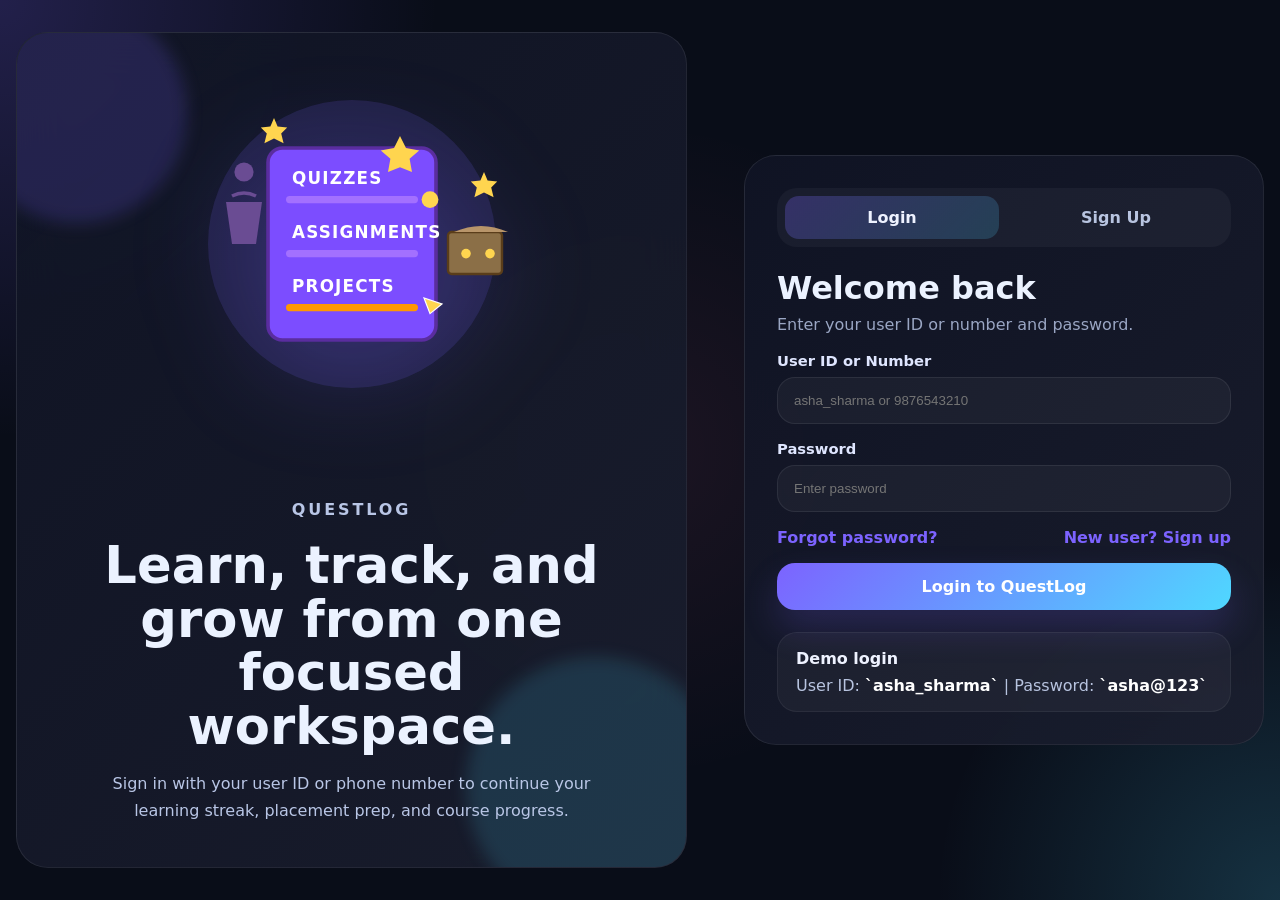
<file: index.html>
﻿<!DOCTYPE html>
<html lang="en">
<head>
  <meta charset="UTF-8" />
  <meta name="viewport" content="width=device-width, initial-scale=1.0" />
  <title>QuestLog — Gradient Dashboard</title>
  <link rel="stylesheet" href="style.css" />
</head>
<body>
  <div class="app">
    <div class="topbar">
      <button class="menu-toggle" aria-label="Open menu"><span class="menu-icon">☰</span></button>
      <div class="brand">
        <svg class="brand-mark" viewBox="0 0 300 350" xmlns="http://www.w3.org/2000/svg"><use href="#questlog-logo"/></svg>
        <div>
          <div class="brand-name">QuestLog</div>
          <div class="brand-subtitle">Daily learning hub</div>
        </div>
      </div>
      <div class="top-right">
        <div class="streak">Streak: <strong id="streak-value">5</strong> days</div>
        <button class="profile-btn" aria-label="View profile">AS</button>
      </div>
    </div>

    <aside class="side-menu" id="side-menu">
      <div class="menu-header">
        <div>
          <div class="menu-title">Main Menu</div>
          <div class="menu-subtitle">Learning workspace</div>
        </div>
        <button class="menu-close" aria-label="Close menu"><span class="menu-icon">✕</span></button>
      </div>
      <nav>
        <button class="nav-item active" data-page="courses">Courses</button>
        <button class="nav-item" data-page="todo">To Do List</button>
        <button class="nav-item" data-page="quizzes">Quizzes</button>
        <button class="nav-item" data-page="achievements">Achievements</button>
        <button class="nav-item" data-page="analysis">Analysis</button>
        <button class="nav-item" data-page="placement">Placement Cell</button>
        <button class="nav-item" data-page="friends">Friends</button>
        <button class="nav-item" data-page="logout">Logout</button>
      </nav>
    </aside>
    <div class="overlay" id="overlay"></div>

    <main class="content" id="main-content"></main>
    <div id="quizbot-root"></div>
  </div>
  <svg class="svg-assets" xmlns="http://www.w3.org/2000/svg" style="display: none;">
    <symbol id="questlog-logo" viewBox="0 0 300 350">
      <circle cx="150" cy="140" r="120" fill="rgba(124,99,255,0.15)"/>
      <rect x="80" y="60" width="140" height="160" rx="12" fill="#7c4dff" stroke="#5a2d9f" stroke-width="3"/>
      <text x="100" y="90" font-size="14" font-weight="bold" fill="#fff" letter-spacing="1">QUIZZES</text>
      <rect x="95" y="100" width="110" height="6" rx="3" fill="#a370ff"/>
      <circle cx="215" cy="103" r="7" fill="#ffd54f"/>
      <text x="100" y="135" font-size="14" font-weight="bold" fill="#fff" letter-spacing="1">ASSIGNMENTS</text>
      <rect x="95" y="145" width="110" height="6" rx="3" fill="#a370ff"/>
      <text x="100" y="180" font-size="14" font-weight="bold" fill="#fff" letter-spacing="1">PROJECTS</text>
      <rect x="95" y="190" width="110" height="6" rx="3" fill="#ff9800"/>
      <path d="M 210 185 L 215 198 L 225 190 Z" fill="#ffd54f" stroke="#fff" stroke-width="1"/>
      <circle cx="60" cy="80" r="8" fill="#6a4c93"/>
      <path d="M 50 100 Q 60 95 70 100" fill="none" stroke="#6a4c93" stroke-width="3"/>
      <polygon points="45,105 75,105 70,140 50,140" fill="#6a4c93"/>
      <rect x="230" y="130" width="45" height="35" rx="3" fill="#8b6f47" stroke="#5a3d1a" stroke-width="2"/>
      <path d="M 235 130 Q 257.5 120 280 130" fill="#b8956a"/>
      <circle cx="245" cy="148" r="4" fill="#ffd54f"/>
      <circle cx="265" cy="148" r="4" fill="#ffd54f"/>
      <polygon points="190,50 195,60 206,62 198,69 200,80 190,76 180,80 182,69 174,62 185,60" fill="#ffd54f"/>
      <polygon points="85,35 88,42 96,43 91,48 93,56 85,52 77,56 79,48 74,43 82,42" fill="#ffd54f"/>
      <polygon points="260,80 263,87 271,88 266,93 268,101 260,97 252,101 254,93 249,88 257,87" fill="#ffd54f"/>
    </symbol>
    <symbol id="quizbot-robot" viewBox="0 0 200 240">
      <rect x="50" y="20" width="100" height="100" rx="15" fill="#4a90e2" stroke="#2c5aa0" stroke-width="2"/>
      <circle cx="100" cy="15" r="8" fill="#5a9ff5"/>
      <rect x="98" y="8" width="4" height="8" fill="#5a9ff5"/>
      <circle cx="75" cy="55" r="12" fill="#fff"/>
      <circle cx="75" cy="55" r="8" fill="#ffd54f"/>
      <circle cx="75" cy="55" r="5" fill="#333"/>
      <circle cx="125" cy="55" r="12" fill="#fff"/>
      <path d="M 118 55 Q 125 58 132 55" stroke="#ffd54f" stroke-width="8" fill="none" stroke-linecap="round"/>
      <path d="M 118 55 Q 125 52 132 55" stroke="#333" stroke-width="4" fill="none" stroke-linecap="round"/>
      <path d="M 85 95 Q 100 108 115 95" stroke="#2c5aa0" stroke-width="3" fill="none" stroke-linecap="round"/>
      <rect x="45" y="125" width="110" height="85" rx="10" fill="#5a9ff5" stroke="#2c5aa0" stroke-width="2"/>
      <rect x="70" y="140" width="60" height="50" rx="5" fill="#3d6cb9" stroke="#2c5aa0" stroke-width="1"/>
      <rect x="20" y="145" width="25" height="50" rx="8" fill="#4a90e2" stroke="#2c5aa0" stroke-width="2"/>
      <circle cx="32" cy="195" r="10" fill="#5a9ff5" stroke="#2c5aa0" stroke-width="2"/>
      <rect x="155" y="145" width="25" height="50" rx="8" fill="#4a90e2" stroke="#2c5aa0" stroke-width="2"/>
      <circle cx="168" cy="195" r="10" fill="#5a9ff5" stroke="#2c5aa0" stroke-width="2"/>
      <circle cx="20" cy="175" r="4" fill="#5a9ff5"/>
      <circle cx="25" cy="172" r="4" fill="#5a9ff5"/>
      <circle cx="175" cy="175" r="4" fill="#5a9ff5"/>
      <circle cx="180" cy="172" r="4" fill="#5a9ff5"/>
      <rect x="75" y="210" width="15" height="25" rx="5" fill="#4a90e2" stroke="#2c5aa0" stroke-width="2"/>
      <rect x="110" y="210" width="15" height="25" rx="5" fill="#4a90e2" stroke="#2c5aa0" stroke-width="2"/>
    </symbol>
  </svg>
  <script>
    // Authentication check - redirect to login if not authenticated
    (function() {
      const user = localStorage.getItem('user');
      if (!user) {
        window.location.href = 'login.html';
      }
    })();
  </script>
  <script src="backend.js"></script>
  <script src="app.js"></script>
  <script src="quizbot.js"></script>
  <script>
    // Handle logout
    document.addEventListener('DOMContentLoaded', () => {
      const logoutBtn = document.querySelector('[data-page="logout"]');
      if (logoutBtn) {
        logoutBtn.addEventListener('click', () => {
          localStorage.removeItem('user');
          window.location.href = 'login.html';
        });
      }
    });
  </script>
</body>
</html>
</file>
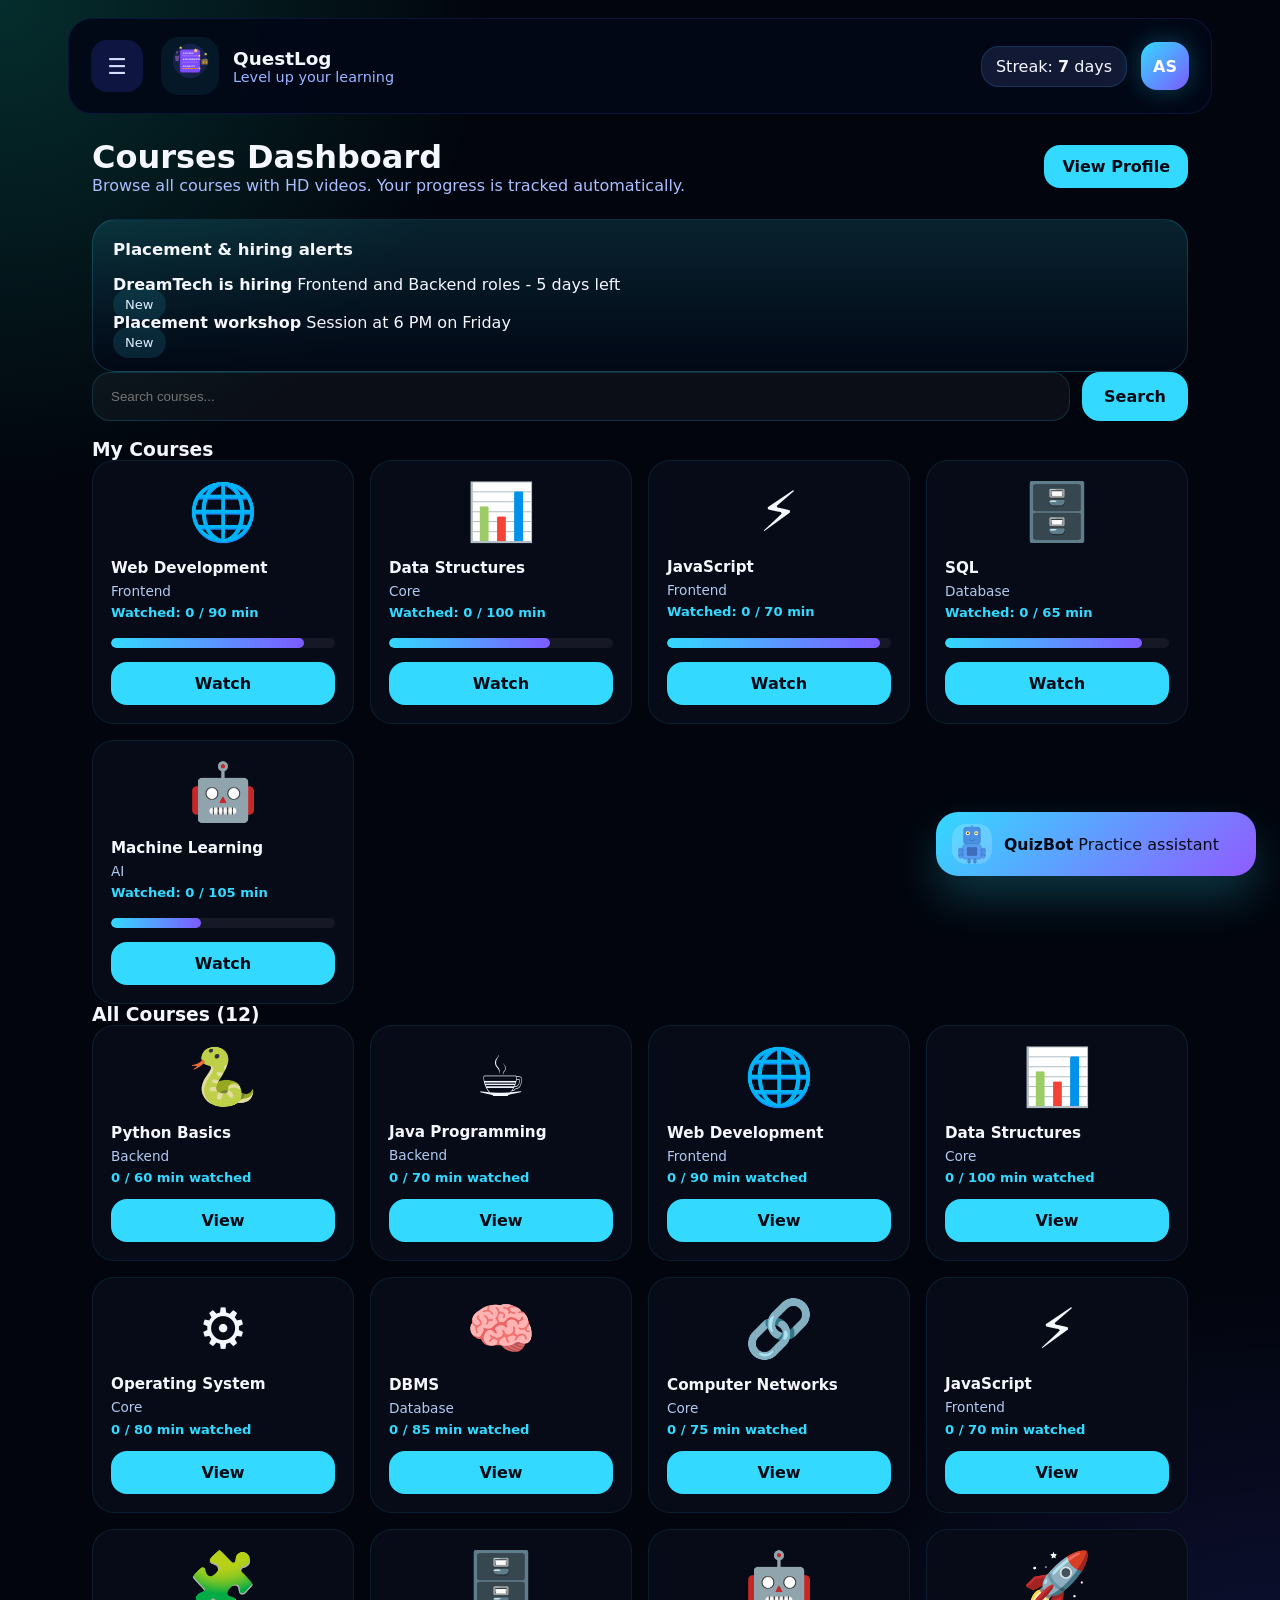
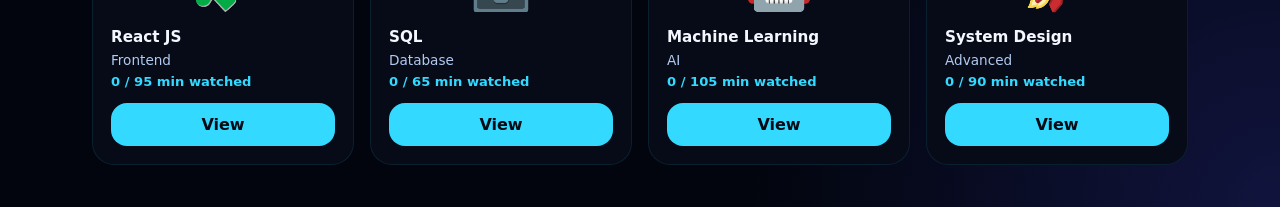
<file: gamified.html>
﻿<!DOCTYPE html>
<html lang="en">
<head>
  <meta charset="UTF-8" />
  <meta name="viewport" content="width=device-width, initial-scale=1.0" />
  <title>QuestLog — Gamified Dashboard</title>
  <link rel="stylesheet" href="style-gamified.css" />
</head>
<body>
  <div class="app">
    <div class="topbar">
      <button class="menu-toggle" aria-label="Open menu"><span class="menu-icon">☰</span></button>
      <div class="brand">
        <svg class="brand-mark" viewBox="0 0 300 350" xmlns="http://www.w3.org/2000/svg"><use href="#questlog-logo"/></svg>
        <div>
          <div class="brand-name">QuestLog</div>
          <div class="brand-subtitle">Level up your learning</div>
        </div>
      </div>
      <div class="top-right">
        <div class="streak">Streak: <strong id="streak-value">5</strong> days</div>
        <button class="profile-btn" aria-label="View profile">AS</button>
      </div>
    </div>

    <aside class="side-menu" id="side-menu">
      <div class="menu-header">
        <div>
          <div class="menu-title">Quest Board</div>
          <div class="menu-subtitle">Choose your mission</div>
        </div>
        <button class="menu-close" aria-label="Close menu"><span class="menu-icon">✕</span></button>
      </div>
      <nav>
        <button class="nav-item active" data-page="courses">Courses</button>
        <button class="nav-item" data-page="todo">To Do List</button>
        <button class="nav-item" data-page="quizzes">Quizzes</button>
        <button class="nav-item" data-page="achievements">Achievements</button>
        <button class="nav-item" data-page="analysis">Analysis</button>
        <button class="nav-item" data-page="placement">Placement Cell</button>
        <button class="nav-item" data-page="friends">Friends</button>
        <button class="nav-item" data-page="logout">Logout</button>
      </nav>
    </aside>
    <div class="overlay" id="overlay"></div>

    <main class="content" id="main-content"></main>
    <div id="quizbot-root"></div>
  </div>
  <svg class="svg-assets" xmlns="http://www.w3.org/2000/svg" style="display: none;">
    <symbol id="questlog-logo" viewBox="0 0 300 350">
      <circle cx="150" cy="140" r="120" fill="rgba(124,99,255,0.15)"/>
      <rect x="80" y="60" width="140" height="160" rx="12" fill="#7c4dff" stroke="#5a2d9f" stroke-width="3"/>
      <text x="100" y="90" font-size="14" font-weight="bold" fill="#fff" letter-spacing="1">QUIZZES</text>
      <rect x="95" y="100" width="110" height="6" rx="3" fill="#a370ff"/>
      <circle cx="215" cy="103" r="7" fill="#ffd54f"/>
      <text x="100" y="135" font-size="14" font-weight="bold" fill="#fff" letter-spacing="1">ASSIGNMENTS</text>
      <rect x="95" y="145" width="110" height="6" rx="3" fill="#a370ff"/>
      <text x="100" y="180" font-size="14" font-weight="bold" fill="#fff" letter-spacing="1">PROJECTS</text>
      <rect x="95" y="190" width="110" height="6" rx="3" fill="#ff9800"/>
      <path d="M 210 185 L 215 198 L 225 190 Z" fill="#ffd54f" stroke="#fff" stroke-width="1"/>
      <circle cx="60" cy="80" r="8" fill="#6a4c93"/>
      <path d="M 50 100 Q 60 95 70 100" fill="none" stroke="#6a4c93" stroke-width="3"/>
      <polygon points="45,105 75,105 70,140 50,140" fill="#6a4c93"/>
      <rect x="230" y="130" width="45" height="35" rx="3" fill="#8b6f47" stroke="#5a3d1a" stroke-width="2"/>
      <path d="M 235 130 Q 257.5 120 280 130" fill="#b8956a"/>
      <circle cx="245" cy="148" r="4" fill="#ffd54f"/>
      <circle cx="265" cy="148" r="4" fill="#ffd54f"/>
      <polygon points="190,50 195,60 206,62 198,69 200,80 190,76 180,80 182,69 174,62 185,60" fill="#ffd54f"/>
      <polygon points="85,35 88,42 96,43 91,48 93,56 85,52 77,56 79,48 74,43 82,42" fill="#ffd54f"/>
      <polygon points="260,80 263,87 271,88 266,93 268,101 260,97 252,101 254,93 249,88 257,87" fill="#ffd54f"/>
    </symbol>
    <symbol id="quizbot-robot" viewBox="0 0 200 240">
      <rect x="50" y="20" width="100" height="100" rx="15" fill="#4a90e2" stroke="#2c5aa0" stroke-width="2"/>
      <circle cx="100" cy="15" r="8" fill="#5a9ff5"/>
      <rect x="98" y="8" width="4" height="8" fill="#5a9ff5"/>
      <circle cx="75" cy="55" r="12" fill="#fff"/>
      <circle cx="75" cy="55" r="8" fill="#ffd54f"/>
      <circle cx="75" cy="55" r="5" fill="#333"/>
      <circle cx="125" cy="55" r="12" fill="#fff"/>
      <path d="M 118 55 Q 125 58 132 55" stroke="#ffd54f" stroke-width="8" fill="none" stroke-linecap="round"/>
      <path d="M 118 55 Q 125 52 132 55" stroke="#333" stroke-width="4" fill="none" stroke-linecap="round"/>
      <path d="M 85 95 Q 100 108 115 95" stroke="#2c5aa0" stroke-width="3" fill="none" stroke-linecap="round"/>
      <rect x="45" y="125" width="110" height="85" rx="10" fill="#5a9ff5" stroke="#2c5aa0" stroke-width="2"/>
      <rect x="70" y="140" width="60" height="50" rx="5" fill="#3d6cb9" stroke="#2c5aa0" stroke-width="1"/>
      <rect x="20" y="145" width="25" height="50" rx="8" fill="#4a90e2" stroke="#2c5aa0" stroke-width="2"/>
      <circle cx="32" cy="195" r="10" fill="#5a9ff5" stroke="#2c5aa0" stroke-width="2"/>
      <rect x="155" y="145" width="25" height="50" rx="8" fill="#4a90e2" stroke="#2c5aa0" stroke-width="2"/>
      <circle cx="168" cy="195" r="10" fill="#5a9ff5" stroke="#2c5aa0" stroke-width="2"/>
      <circle cx="20" cy="175" r="4" fill="#5a9ff5"/>
      <circle cx="25" cy="172" r="4" fill="#5a9ff5"/>
      <circle cx="175" cy="175" r="4" fill="#5a9ff5"/>
      <circle cx="180" cy="172" r="4" fill="#5a9ff5"/>
      <rect x="75" y="210" width="15" height="25" rx="5" fill="#4a90e2" stroke="#2c5aa0" stroke-width="2"/>
      <rect x="110" y="210" width="15" height="25" rx="5" fill="#4a90e2" stroke="#2c5aa0" stroke-width="2"/>
    </symbol>
  </svg>
  <script src="app.js"></script>
  <script src="quizbot.js"></script>
</body>
</html>
</file>
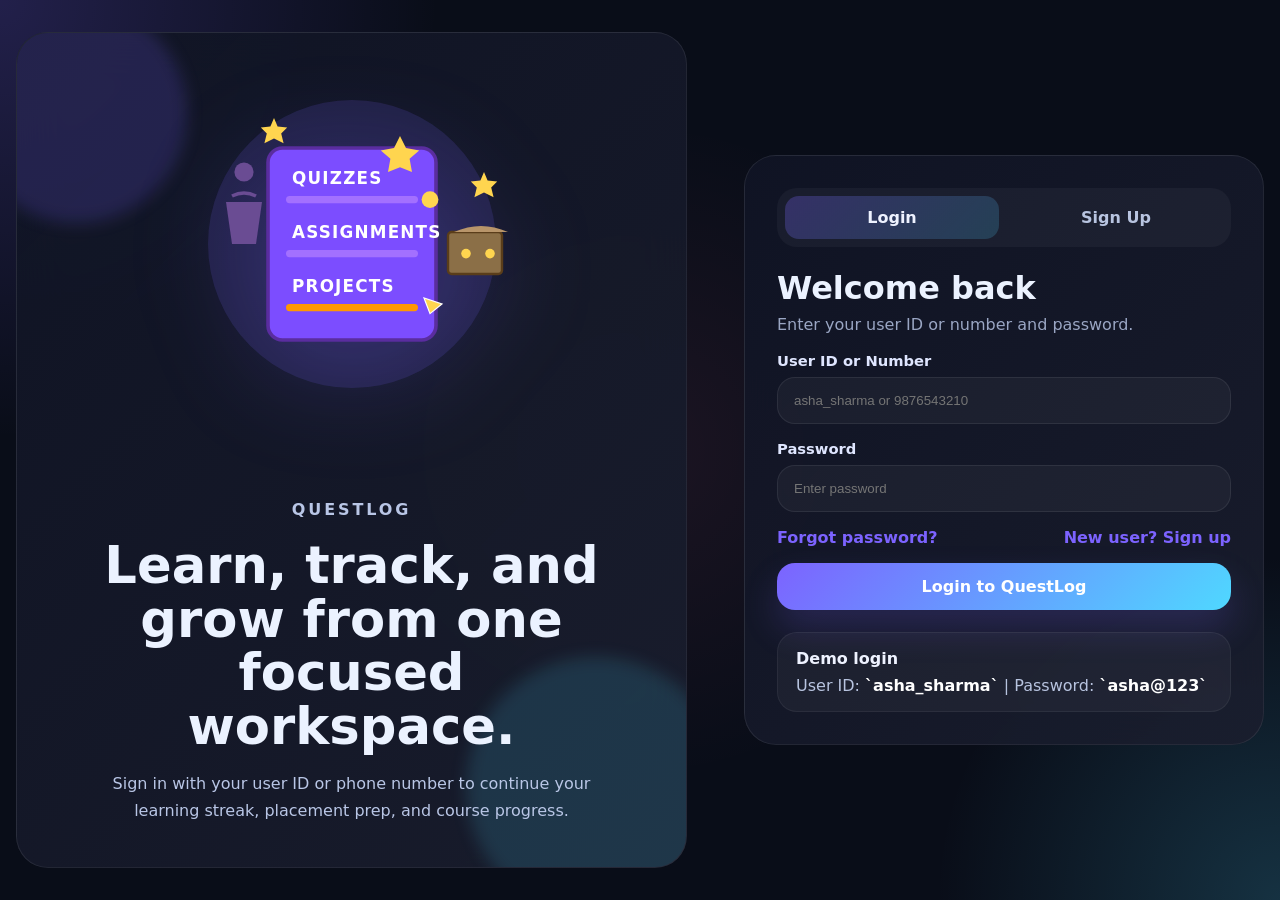
<file: login.html>
<!DOCTYPE html>
<html lang="en">
<head>
  <meta charset="UTF-8" />
  <meta name="viewport" content="width=device-width, initial-scale=1.0" />
  <title>QuestLog Login</title>
  <link rel="stylesheet" href="style1.css" />
</head>
<body class="login-body">
  <main class="login-shell">
    <section class="login-brand-panel">
      <div class="login-brand-card">
        <div class="login-orb login-orb-one"></div>
        <div class="login-orb login-orb-two"></div>
        <svg class="login-hero-logo" viewBox="0 0 300 350" xmlns="http://www.w3.org/2000/svg" aria-hidden="true">
          <use href="#questlog-logo"></use>
        </svg>
        <div class="login-brand-copy">
          <p class="login-kicker">QuestLog</p>
          <h1>Learn, track, and grow from one focused workspace.</h1>
          <p>Sign in with your user ID or phone number to continue your learning streak, placement prep, and course progress.</p>
        </div>
      </div>
    </section>

    <section class="login-form-panel">
      <div class="login-form-card">
        <div class="auth-switch">
          <button class="auth-tab active" type="button" data-panel="login-panel">Login</button>
          <button class="auth-tab" type="button" data-panel="signup-panel">Sign Up</button>
        </div>

        <div id="auth-message" class="auth-message hidden" role="status" aria-live="polite"></div>

        <section id="login-panel" class="auth-panel active">
          <div class="panel-heading">
            <h2>Welcome back</h2>
            <p>Enter your user ID or number and password.</p>
          </div>
          <form id="login-form" class="auth-form">
            <label class="auth-field">
              <span>User ID or Number</span>
              <input type="text" id="login-identifier" placeholder="asha_sharma or 9876543210" required />
            </label>
            <label class="auth-field">
              <span>Password</span>
              <input type="password" id="login-password" placeholder="Enter password" required />
            </label>
            <div class="auth-links">
              <button type="button" class="link-button" id="show-forgot">Forgot password?</button>
              <button type="button" class="link-button" id="show-signup">New user? Sign up</button>
            </div>
            <button type="submit" class="auth-submit">Login to QuestLog</button>
          </form>
        </section>

        <section id="signup-panel" class="auth-panel hidden">
          <div class="panel-heading">
            <h2>Create account</h2>
            <p>Start with a fresh QuestLog profile in seconds.</p>
          </div>
          <form id="signup-form" class="auth-form">
            <label class="auth-field">
              <span>Full Name</span>
              <input type="text" id="signup-name" placeholder="Asha Sharma" required />
            </label>
            <label class="auth-field">
              <span>User ID</span>
              <input type="text" id="signup-id" placeholder="Choose a unique ID" required />
            </label>
            <label class="auth-field">
              <span>Phone Number</span>
              <input type="tel" id="signup-phone" placeholder="10 digit mobile number" required />
            </label>
            <label class="auth-field">
              <span>Password</span>
              <input type="password" id="signup-password" placeholder="Create password" required />
            </label>
            <button type="submit" class="auth-submit">Create account</button>
          </form>
        </section>

        <section id="forgot-panel" class="auth-panel hidden">
          <div class="panel-heading">
            <h2>Reset password</h2>
            <p>Enter your user ID or registered number to generate a temporary password.</p>
          </div>
          <form id="forgot-form" class="auth-form">
            <label class="auth-field">
              <span>User ID or Number</span>
              <input type="text" id="forgot-identifier" placeholder="Enter your account ID or number" required />
            </label>
            <button type="submit" class="auth-submit">Generate temporary password</button>
          </form>
          <button type="button" class="link-button standalone-link" id="back-to-login">Back to login</button>
        </section>

        <div class="demo-credentials">
          <strong>Demo login</strong>
          <p>User ID: <span>`asha_sharma`</span> | Password: <span>`asha@123`</span></p>
        </div>
      </div>
    </section>
  </main>

  <svg xmlns="http://www.w3.org/2000/svg" style="display:none;">
    <symbol id="questlog-logo" viewBox="0 0 300 350">
      <circle cx="150" cy="140" r="120" fill="rgba(124,99,255,0.15)"/>
      <rect x="80" y="60" width="140" height="160" rx="12" fill="#7c4dff" stroke="#5a2d9f" stroke-width="3"/>
      <text x="100" y="90" font-size="14" font-weight="bold" fill="#fff" letter-spacing="1">QUIZZES</text>
      <rect x="95" y="100" width="110" height="6" rx="3" fill="#a370ff"/>
      <circle cx="215" cy="103" r="7" fill="#ffd54f"/>
      <text x="100" y="135" font-size="14" font-weight="bold" fill="#fff" letter-spacing="1">ASSIGNMENTS</text>
      <rect x="95" y="145" width="110" height="6" rx="3" fill="#a370ff"/>
      <text x="100" y="180" font-size="14" font-weight="bold" fill="#fff" letter-spacing="1">PROJECTS</text>
      <rect x="95" y="190" width="110" height="6" rx="3" fill="#ff9800"/>
      <path d="M 210 185 L 215 198 L 225 190 Z" fill="#ffd54f" stroke="#fff" stroke-width="1"/>
      <circle cx="60" cy="80" r="8" fill="#6a4c93"/>
      <path d="M 50 100 Q 60 95 70 100" fill="none" stroke="#6a4c93" stroke-width="3"/>
      <polygon points="45,105 75,105 70,140 50,140" fill="#6a4c93"/>
      <rect x="230" y="130" width="45" height="35" rx="3" fill="#8b6f47" stroke="#5a3d1a" stroke-width="2"/>
      <path d="M 235 130 Q 257.5 120 280 130" fill="#b8956a"/>
      <circle cx="245" cy="148" r="4" fill="#ffd54f"/>
      <circle cx="265" cy="148" r="4" fill="#ffd54f"/>
      <polygon points="190,50 195,60 206,62 198,69 200,80 190,76 180,80 182,69 174,62 185,60" fill="#ffd54f"/>
      <polygon points="85,35 88,42 96,43 91,48 93,56 85,52 77,56 79,48 74,43 82,42" fill="#ffd54f"/>
      <polygon points="260,80 263,87 271,88 266,93 268,101 260,97 252,101 254,93 249,88 257,87" fill="#ffd54f"/>
    </symbol>
  </svg>

  <script src="backend.js"></script>
  <script src="login.js"></script>
</body>
</html>
</file>
<file: style.css>
* {
  margin: 0;
  padding: 0;
  box-sizing: border-box;
}

:root {
  color-scheme: dark;
  font-family: Inter, system-ui, sans-serif;
  background: #0b1120;
  color: #ebf2ff;
  accent-color: #7c63ff;
}

body {
  min-height: 100vh;
  background: radial-gradient(circle at top left, rgba(124,99,255,0.18), transparent 30%),
              radial-gradient(circle at bottom right, rgba(99,207,255,0.14), transparent 25%),
              #090d18;
}

button {
  font: inherit;
}

.app {
  max-width: 1200px;
  margin: 0 auto;
  padding: 18px;
}

.topbar {
  display: flex;
  align-items: center;
  gap: 18px;
  padding: 18px 22px;
  border-radius: 24px;
  background: rgba(19,24,40,0.92);
  border: 1px solid rgba(255,255,255,0.06);
  backdrop-filter: blur(18px);
}

.menu-toggle,
.menu-close,
.profile-btn,
.nav-item,
.button-primary,
.send-request,
.accept-btn,
.decline-btn {
  cursor: pointer;
}

.menu-toggle {
  width: 48px;
  height: 48px;
  border-radius: 16px;
  border: none;
  background: rgba(124,99,255,0.14);
  color: #b7c7ff;
  font-size: 20px;
  transition: transform 0.2s ease;
}

.menu-toggle:hover {
  transform: scale(1.04);
}

.brand {
  display: flex;
  align-items: center;
  gap: 14px;
}

.brand-mark {
  width: 54px;
  height: 54px;
  border-radius: 18px;
  display: block;
  font-weight: 700;
  color: white;
  background: rgba(124,99,255,0.08);
  padding: 4px;
}

.brand-name {
  font-size: 1.1rem;
  font-weight: 700;
}

.brand-subtitle {
  font-size: 0.92rem;
  color: #b8c4e0;
}

.top-right {
  margin-left: auto;
  display: flex;
  align-items: center;
  gap: 14px;
}

.streak {
  background: rgba(124,99,255,0.12);
  padding: 10px 14px;
  border-radius: 16px;
  color: #e8efff;
  font-size: 0.97rem;
}

.profile-btn {
  width: 44px;
  height: 44px;
  border-radius: 14px;
  border: none;
  color: white;
  background: linear-gradient(135deg, #7c63ff, #50d1ff);
  font-weight: 700;
}

.side-menu {
  position: fixed;
  left: 0;
  top: 0;
  width: min(320px, 90vw);
  height: 100vh;
  padding: 26px 22px;
  background: rgba(11,15,30,0.98);
  backdrop-filter: blur(24px);
  transform: translateX(-110%);
  transition: transform 0.28s ease;
  z-index: 30;
  border-right: 1px solid rgba(124,99,255,0.14);
}

.side-menu.open {
  transform: translateX(0);
}

.overlay {
  position: fixed;
  inset: 0;
  background: rgba(7,10,18,0.5);
  opacity: 0;
  pointer-events: none;
  transition: opacity 0.25s ease;
  z-index: 20;
}

.overlay.visible {
  opacity: 1;
  pointer-events: all;
}

.menu-header {
  display: flex;
  align-items: flex-start;
  justify-content: space-between;
  gap: 12px;
  margin-bottom: 28px;
}

.menu-title {
  font-size: 0.95rem;
  font-weight: 700;
}

.menu-subtitle {
  color: #90a2c9;
  font-size: 0.92rem;
  margin-top: 6px;
}

.menu-close {
  border: none;
  width: 42px;
  height: 42px;
  border-radius: 14px;
  background: rgba(255,255,255,0.08);
  color: #d9e7ff;
  font-size: 18px;
}

nav {
  display: grid;
  gap: 12px;
}

.nav-item {
  width: 100%;
  border: none;
  text-align: left;
  padding: 14px 18px;
  border-radius: 16px;
  background: rgba(255,255,255,0.03);
  color: #d9e7ff;
  transition: background 0.2s ease, transform 0.2s ease;
}

.nav-item:hover,
.nav-item.active {
  background: rgba(124,99,255,0.22);
}

.content {
  padding: 24px;
  min-height: calc(100vh - 56px);
}

.page-heading {
  display: flex;
  align-items: center;
  justify-content: space-between;
  gap: 12px;
  margin-bottom: 22px;
}

.page-heading h1 {
  font-size: 2rem;
}

.page-heading .page-note {
  color: #98a8c9;
}

.grid {
  display: grid;
  gap: 18px;
}

.grid-3 {
  grid-template-columns: repeat(3, minmax(0, 1fr));
}

.grid-2 {
  grid-template-columns: repeat(2, minmax(0, 1fr));
}

.card {
  background: rgba(16,20,36,0.96);
  border: 1px solid rgba(255,255,255,0.06);
  border-radius: 24px;
  padding: 22px;
}

.card h2 {
  font-size: 1.05rem;
  margin-bottom: 14px;
}

.small-card {
  display: flex;
  justify-content: space-between;
  align-items: flex-start;
  gap: 14px;
  padding: 18px;
  border-radius: 22px;
  background: rgba(124,99,255,0.08);
}

.small-card strong {
  font-size: 1.5rem;
}

.section-row {
  display: grid;
  gap: 18px;
  margin-top: 20px;
}

.section-row .section-title {
  display: flex;
  align-items: center;
  justify-content: space-between;
  margin-bottom: 14px;
}

.section-title h3 {
  font-size: 1rem;
}

.section-title .view-all {
  color: #7c63ff;
  background: rgba(124,99,255,0.08);
  padding: 8px 12px;
  border-radius: 999px;
  border: none;
}

.course-list {
  display: grid;
  gap: 14px;
}

.courses-grid {
  display: grid;
  gap: 16px;
  grid-template-columns: repeat(auto-fill, minmax(220px, 1fr));
}

.video-card {
  background: rgba(14,18,32,0.95);
  border: 1px solid rgba(255,255,255,0.05);
  border-radius: 22px;
  padding: 18px;
  display: grid;
  gap: 14px;
}

.video-thumb {
  font-size: 3.5rem;
  text-align: center;
}

.video-body {
  display: grid;
  gap: 6px;
}

.video-title {
  font-weight: 700;
  font-size: 0.95rem;
}

.video-meta {
  color: #9aa6c4;
  font-size: 0.85rem;
}

.video-time {
  color: #7c63ff;
  font-size: 0.82rem;
  font-weight: 600;
}

.video-modal {
  position: fixed;
  inset: 0;
  background: rgba(0,0,0,0.8);
  display: grid;
  place-items: center;
  z-index: 100;
  padding: 24px;
}

.video-modal.hidden {
  display: none;
}

.video-modal-content {
  background: rgba(12,16,28,0.98);
  border-radius: 24px;
  border: 1px solid rgba(124,99,255,0.18);
  width: 100%;
  max-width: 800px;
  overflow: hidden;
  position: relative;
}

.video-modal-close {
  position: absolute;
  top: 14px;
  right: 14px;
  background: rgba(0,0,0,0.5);
  border: none;
  color: #eef2ff;
  width: 40px;
  height: 40px;
  border-radius: 12px;
  cursor: pointer;
  z-index: 10;
}

.video-player {
  width: 100%;
  aspect-ratio: 16 / 9;
  background: #000;
}

.video-info {
  padding: 24px;
}

.video-info h2 {
  margin-bottom: 10px;
}

.video-info p {
  color: #9aa6c4;
  margin-bottom: 18px;
}


.course-card {
  display: flex;
  align-items: center;
  justify-content: space-between;
  gap: 16px;
  padding: 18px;
  border-radius: 22px;
  background: rgba(14,18,32,0.95);
  border: 1px solid rgba(255,255,255,0.05);
}

.course-info {
  flex: 1;
}

.course-title {
  font-weight: 700;
  margin-bottom: 6px;
}

.course-meta {
  color: #9aa6c4;
  font-size: 0.94rem;
}

.progress-track {
  margin-top: 12px;
  height: 10px;
  border-radius: 999px;
  background: rgba(255,255,255,0.08);
  overflow: hidden;
}

.progress-fill {
  height: 100%;
  border-radius: inherit;
  background: linear-gradient(90deg, #7c63ff, #4fd8ff);
}

.badge {
  padding: 8px 12px;
  border-radius: 999px;
  background: rgba(124,99,255,0.14);
  color: #cfd9ff;
  font-size: 0.82rem;
}

.highlight {
  color: #7c63ff;
}

.alert-card {
  display: grid;
  gap: 14px;
  padding: 20px;
  border-radius: 24px;
  background: linear-gradient(180deg, rgba(124,99,255,0.15), rgba(8,11,21,0.94));
  border: 1px solid rgba(124,99,255,0.18);
}

.alert-card h2 {
  font-size: 1rem;
}

.alert-card p {
  color: #d7e0ff;
}

.search-bar {
  display: flex;
  max-width: 640px;
  gap: 12px;
  margin-bottom: 18px;
}

.search-bar input {
  width: 100%;
  padding: 16px 18px;
  border-radius: 18px;
  border: 1px solid rgba(255,255,255,0.08);
  background: rgba(255,255,255,0.04);
  color: #eef2ff;
}

.search-bar button {
  border: none;
  border-radius: 16px;
  padding: 0 20px;
  background: #7c63ff;
  color: white;
}

.list-row {
  display: grid;
  gap: 14px;
}

.list-card {
  background: rgba(12,16,28,0.95);
  border: 1px solid rgba(255,255,255,0.06);
  border-radius: 20px;
  padding: 18px;
}

.list-card strong {
  display: block;
  margin-bottom: 8px;
}

.friend-card,
.request-card,
.experience-card,
.placement-card,
.leader-item {
  display: flex;
  align-items: center;
  justify-content: space-between;
  gap: 14px;
  padding: 16px;
  border-radius: 18px;
  background: rgba(18,24,44,0.96);
}

.friend-card span,
.experience-card span,
.placement-card span {
  color: #9aa6c4;
}

.badge-list {
  display: flex;
  flex-wrap: wrap;
  gap: 12px;
}

.badge-pill {
  padding: 10px 14px;
  border-radius: 999px;
  background: rgba(255,255,255,0.06);
  border: 1px solid rgba(124,99,255,0.12);
}

.action-group {
  display: flex;
  gap: 10px;
}

.button-primary,
.send-request,
.accept-btn,
.decline-btn {
  border: none;
  border-radius: 14px;
  padding: 10px 16px;
  font-weight: 600;
}

.button-primary,
.send-request,
.accept-btn {
  background: #7c63ff;
  color: white;
}

.decline-btn {
  background: rgba(255,255,255,0.08);
  color: #d2d9eb;
}

.progress-block {
  display: grid;
  gap: 10px;
  margin-top: 16px;
}

.progress-label {
  display: flex;
  justify-content: space-between;
  color: #9aa6c4;
}

.graph-bar {
  width: 100%;
  height: 10px;
  border-radius: 999px;
  background: rgba(255,255,255,0.08);
  overflow: hidden;
}

.graph-fill {
  height: 100%;
  border-radius: 999px;
  background: linear-gradient(90deg, #7c63ff, #4fd8ff);
}

.stats-grid {
  display: grid;
  gap: 14px;
  grid-template-columns: repeat(4, minmax(0, 1fr));
}

.stats-card {
  padding: 16px;
  border-radius: 18px;
  background: rgba(255,255,255,0.04);
  text-align: center;
}

.stats-card strong {
  display: block;
  font-size: 1.4rem;
  margin-bottom: 8px;
}

.leaderboard {
  display: grid;
  gap: 12px;
}

.leader-item {
  gap: 16px;
}

.leader-item p {
  color: #b9c1db;
}

.empty-state {
  padding: 24px;
  border-radius: 24px;
  background: rgba(15,20,34,0.95);
  border: 1px dashed rgba(124,99,255,0.25);
  text-align: center;
}

@media (max-width: 960px) {
  .grid-3,
  .grid-2,
  .stats-grid {
    grid-template-columns: 1fr;
  }
}

@media (max-width: 740px) {
  .topbar {
    flex-wrap: wrap;
  }
  .top-right {
    width: 100%;
    justify-content: space-between;
  }
}

.menu-icon {
  display: inline-flex;
  align-items: center;
  justify-content: center;
  font-size: 1.35rem;
}

.hidden {
  display: none !important;
}

.quizbot {
  position: fixed;
  right: 24px;
  bottom: 24px;
  z-index: 60;
  width: min(320px, calc(100vw - 40px));
  display: grid;
  gap: 10px;
}

.quizbot-toggle {
  display: flex;
  align-items: center;
  gap: 12px;
  padding: 12px 16px;
  border: none;
  border-radius: 22px;
  background: linear-gradient(135deg, #7c63ff, #4fd8ff);
  color: #fff;
  box-shadow: 0 22px 45px rgba(124,99,255,0.18);
}

.quizbot-toggle strong {
  font-size: 0.98rem;
}

.quizbot-badge {
  width: 40px;
  height: 40px;
  display: block;
  border-radius: 14px;
  background: rgba(255,255,255,0.18);
  color: #090f1f;
  font-weight: 700;
  flex-shrink: 0;
}

.quizbot-panel {
  position: fixed;
  top: 50%;
  left: 50%;
  transform: translate(-50%, -50%);
  width: 92%;
  max-width: 720px;
  min-height: 60vh;
  max-height: 85vh;
  padding: 28px;
  border-radius: 28px;
  background: rgba(15,20,34,0.98);
  border: 1px solid rgba(124,99,255,0.18);
  box-shadow: 0 32px 65px rgba(0, 0, 0, 0.28);
  transition: opacity 0.24s ease;
  z-index: 1000;
  overflow-y: auto;
}

.quizbot-panel.hidden {
  opacity: 0;
  visibility: hidden;
  pointer-events: none;
}

.quizbot-header {
  display: flex;
  align-items: center;
  justify-content: space-between;
  gap: 16px;
  margin-bottom: 18px;
}

.quizbot-header span {
  color: #b8c4e0;
  font-size: 0.92rem;
}

.quizbot-body {
  display: grid;
  gap: 14px;
}

.quizbot-message {
  background: rgba(255,255,255,0.04);
  border-radius: 18px;
  padding: 16px;
  color: #d7deff;
}

.quizbot-actions {
  display: flex;
  gap: 12px;
  flex-wrap: wrap;
}
.quizbot-status {
  display: grid;
  grid-template-columns: repeat(3, minmax(0, 1fr));
  gap: 10px;
}

.status-pill {
  display: flex;
  align-items: center;
  justify-content: space-between;
  gap: 8px;
  padding: 12px 14px;
  border-radius: 18px;
  background: rgba(255,255,255,0.05);
  border: 1px solid rgba(124,99,255,0.18);
  color: #eef2ff;
}

.quizbot-round-header {
  display: flex;
  justify-content: space-between;
  gap: 12px;
  padding: 12px 14px;
  border-radius: 18px;
  background: rgba(255,255,255,0.05);
  color: #f5f8ff;
  font-weight: 600;
}
.button-secondary {
  border: none;
  border-radius: 16px;
  padding: 12px 18px;
  background: rgba(255,255,255,0.08);
  color: #eef2ff;
  cursor: pointer;
}

.quizbot-start-screen {
  display: grid;
  gap: 16px;
}

.quizbot-description {
  padding: 16px;
  border-radius: 20px;
  background: rgba(255,255,255,0.04);
}

.quizbot-course-grid {
  display: grid;
  grid-template-columns: repeat(2, minmax(140px, 1fr));
  gap: 12px;
}

.quizbot-course-option {
  display: flex;
  align-items: center;
  gap: 10px;
  padding: 12px 14px;
  border-radius: 16px;
  background: rgba(255,255,255,0.04);
  border: 1px solid rgba(124,99,255,0.18);
  cursor: pointer;
}

.quizbot-course-option input {
  accent-color: #7c63ff;
}

.quizbot-timer-row {
  display: flex;
  align-items: center;
  justify-content: space-between;
  gap: 12px;
  padding: 10px 14px;
  border-radius: 16px;
  background: rgba(255,255,255,0.06);
  font-weight: 600;
}

.timer-label {
  color: #d7deff;
}

.timer-value {
  color: #4fd8ff;
}

.timer-track {
  height: 8px;
  border-radius: 999px;
  background: rgba(255,255,255,0.08);
  overflow: hidden;
}

.timer-fill {
  height: 100%;
  width: 100%;
  background: linear-gradient(90deg, #7c63ff, #4fd8ff);
  transition: width 0.8s linear;
}

.quizbot-options.quizbot-grid-2 {
  display: grid;
  grid-template-columns: repeat(2, minmax(0, 1fr));
  gap: 12px;
}

.quizbot-option {
  border: 1px solid rgba(124,99,255,0.18);
  border-radius: 18px;
  padding: 14px 16px;
  background: rgba(255,255,255,0.05);
  color: #eef2ff;
  cursor: pointer;
  display: flex;
  align-items: center;
  gap: 12px;
  min-height: 64px;
}

.option-label {
  display: inline-flex;
  width: 30px;
  height: 30px;
  align-items: center;
  justify-content: center;
  border-radius: 50%;
  background: rgba(124,99,255,0.16);
  color: #fff;
  font-weight: 700;
}

.quizbot-option.correct {
  background: rgba(67, 206, 133, 0.22);
  border-color: rgba(67, 206, 133, 0.45);
}

.quizbot-option.incorrect {
  background: rgba(255, 110, 110, 0.18);
  border-color: rgba(255, 110, 110, 0.4);
}
</file>
<file: style-gamified.css>
* {
  margin: 0;
  padding: 0;
  box-sizing: border-box;
}

:root {
  font-family: "Segoe UI", Inter, system-ui, sans-serif;
  background: #03050b;
  color: #f5f7ff;
}

body {
  min-height: 100vh;
  background: radial-gradient(circle at top left, rgba(22,255,211,0.16), transparent 22%),
              radial-gradient(circle at bottom right, rgba(76,79,255,0.2), transparent 24%),
              #02050d;
}

button {
  font: inherit;
}

.app {
  max-width: 1180px;
  margin: 0 auto;
  padding: 18px;
}

.topbar {
  display: flex;
  align-items: center;
  gap: 18px;
  padding: 18px 22px;
  border-radius: 24px;
  background: rgba(2,8,22,0.96);
  border: 1px solid rgba(73,80,255,0.16);
}

.menu-toggle,
.menu-close,
.profile-btn,
.nav-item,
.button-primary,
.send-request,
.accept-btn,
.decline-btn {
  cursor: pointer;
}

.menu-toggle {
  width: 52px;
  height: 52px;
  border-radius: 16px;
  border: none;
  background: rgba(74,79,255,0.18);
  color: #d5e1ff;
  font-size: 22px;
}

.brand {
  display: flex;
  align-items: center;
  gap: 14px;
}

.brand-mark {
  width: 58px;
  height: 58px;
  border-radius: 18px;
  display: block;
  font-weight: 800;
  color: #fff;
  background: rgba(51,217,255,0.08);
  padding: 4px;
}

.brand-name {
  font-size: 1.15rem;
  font-weight: 800;
}

.brand-subtitle {
  color: #9ab6ff;
  font-size: 0.9rem;
}

.top-right {
  margin-left: auto;
  display: flex;
  align-items: center;
  gap: 14px;
}

.streak {
  background: rgba(18,27,55,0.95);
  padding: 10px 14px;
  border-radius: 18px;
  border: 1px solid rgba(59,176,255,0.18);
}

.profile-btn {
  width: 48px;
  height: 48px;
  border-radius: 16px;
  border: none;
  color: white;
  background: linear-gradient(135deg, #33d9ff, #7d5bff);
  box-shadow: 0 0 24px rgba(51,217,255,0.28);
  font-weight: 700;
}

.side-menu {
  position: fixed;
  left: 0;
  top: 0;
  width: min(320px, 90vw);
  height: 100vh;
  padding: 28px 22px;
  background: linear-gradient(180deg, rgba(10,14,30,0.96), rgba(8,11,24,0.98));
  transform: translateX(-110%);
  transition: transform 0.24s ease;
  z-index: 30;
  border-right: 1px solid rgba(76,79,255,0.2);
}

.side-menu.open {
  transform: translateX(0);
}

.overlay {
  position: fixed;
  inset: 0;
  background: rgba(0,0,0,0.52);
  opacity: 0;
  pointer-events: none;
  transition: opacity 0.25s ease;
  z-index: 20;
}

.overlay.visible {
  opacity: 1;
  pointer-events: all;
}

.menu-header {
  display: flex;
  align-items: center;
  justify-content: space-between;
  gap: 12px;
  margin-bottom: 28px;
}

.menu-title {
  font-size: 0.98rem;
  font-weight: 800;
  letter-spacing: 0.4px;
}

.menu-subtitle {
  color: #9ab6ff;
  font-size: 0.9rem;
}

.menu-close {
  border: none;
  width: 44px;
  height: 44px;
  border-radius: 14px;
  background: rgba(255,255,255,0.06);
  color: #d5e1ff;
  font-size: 18px;
}

nav {
  display: grid;
  gap: 12px;
}

.nav-item {
  width: 100%;
  border: none;
  text-align: left;
  padding: 16px 18px;
  border-radius: 18px;
  background: rgba(255,255,255,0.03);
  color: #e4ecff;
  transition: background 0.2s ease;
}

.nav-item.active,
.nav-item:hover {
  background: rgba(51,217,255,0.18);
}

.content {
  padding: 24px;
  min-height: calc(100vh - 56px);
}

.page-heading {
  display: flex;
  align-items: center;
  justify-content: space-between;
  gap: 12px;
  margin-bottom: 24px;
}

.page-heading h1 {
  font-size: 2rem;
}

.page-note {
  color: #aabfff;
}

.grid {
  display: grid;
  gap: 18px;
}

.grid-3 {
  grid-template-columns: repeat(3, minmax(0, 1fr));
}

.grid-2 {
  grid-template-columns: repeat(2, minmax(0, 1fr));
}

.card {
  background: rgba(9,15,31,0.96);
  border: 1px solid rgba(51,217,255,0.16);
  border-radius: 26px;
  padding: 24px;
}

.card h2 {
  font-size: 1.04rem;
  margin-bottom: 16px;
}

.small-card {
  display: grid;
  gap: 14px;
  padding: 20px;
  border-radius: 22px;
  background: linear-gradient(180deg, rgba(35,58,255,0.12), rgba(4,8,21,0.95));
  border: 1px solid rgba(51,217,255,0.12);
}

.small-card strong {
  font-size: 1.6rem;
}

.course-card {
  display: flex;
  align-items: center;
  justify-content: space-between;
  gap: 14px;
  padding: 20px;
  border-radius: 22px;
  background: rgba(8,12,24,0.98);
  border: 1px solid rgba(51,217,255,0.1);
}

.course-info {
  flex: 1;
}

.course-title {
  font-weight: 700;
  margin-bottom: 6px;
}

.course-meta {
  color: #b2caf0;
  font-size: 0.94rem;
}

.progress-track {
  margin-top: 12px;
  height: 10px;
  border-radius: 999px;
  background: rgba(255,255,255,0.06);
  overflow: hidden;
}

.progress-fill {
  height: 100%;
  border-radius: inherit;
  background: linear-gradient(90deg, #33d9ff, #7d5bff);
}

.badge {
  padding: 8px 12px;
  border-radius: 999px;
  background: rgba(51,217,255,0.12);
  color: #e0efff;
  font-size: 0.82rem;
}

.alert-card {
  background: linear-gradient(180deg, rgba(51,217,255,0.14), rgba(2,8,22,0.96));
  border: 1px solid rgba(51,217,255,0.18);
  padding: 20px;
  border-radius: 24px;
}

.alert-card p {
  color: #d4e5ff;
}

.search-bar {
  display: flex;
  flex-wrap: wrap;
  gap: 12px;
  margin-bottom: 18px;
}

.search-bar input {
  flex: 1;
  min-width: 240px;
  padding: 16px 18px;
  border-radius: 18px;
  border: 1px solid rgba(51,217,255,0.16);
  background: rgba(255,255,255,0.04);
  color: #eef4ff;
}

.search-bar button {
  border: none;
  border-radius: 18px;
  padding: 0 22px;
  background: #33d9ff;
  color: #050a14;
}

.badge-list {
  display: flex;
  flex-wrap: wrap;
  gap: 12px;
}

.badge-pill {
  padding: 12px 16px;
  border-radius: 999px;
  background: rgba(255,255,255,0.06);
  border: 1px solid rgba(51,217,255,0.16);
}

.friend-card,
.request-card,
.experience-card,
.placement-card,
.leader-item {
  display: flex;
  align-items: center;
  justify-content: space-between;
  gap: 14px;
  padding: 18px;
  border-radius: 20px;
  background: rgba(7,11,22,0.98);
  border: 1px solid rgba(255,255,255,0.04);
}

.friend-card span,
.request-card span,
.experience-card span,
.placement-card span {
  color: #a3b5d9;
}

.action-group {
  display: flex;
  gap: 10px;
}

.button-primary,
.send-request,
.accept-btn,
.decline-btn {
  border: none;
  border-radius: 16px;
  padding: 12px 18px;
  font-weight: 700;
}

.button-primary,
.send-request,
.accept-btn {
  background: #33d9ff;
  color: #050a14;
}

.decline-btn {
  background: rgba(255,255,255,0.08);
  color: #d1daf4;
}

.progress-block {
  display: grid;
  gap: 12px;
  margin-top: 18px;
}

.progress-label {
  display: flex;
  justify-content: space-between;
  color: #b5c3e5;
}

.graph-bar {
  width: 100%;
  height: 12px;
  border-radius: 999px;
  background: rgba(255,255,255,0.05);
  overflow: hidden;
}

.graph-fill {
  height: 100%;
  border-radius: 999px;
  background: linear-gradient(90deg, #33d9ff, #915bff);
}

.stats-grid {
  display: grid;
  gap: 14px;
  grid-template-columns: repeat(4, minmax(0, 1fr));
}

.stats-card {
  padding: 18px;
  border-radius: 20px;
  background: rgba(255,255,255,0.03);
  text-align: center;
  border: 1px solid rgba(51,217,255,0.12);
}

.stats-card strong {
  display: block;
  font-size: 1.5rem;
  margin-bottom: 10px;
}

.leaderboard {
  display: grid;
  gap: 12px;
}

.courses-grid {
  display: grid;
  gap: 16px;
  grid-template-columns: repeat(auto-fill, minmax(220px, 1fr));
}

.video-card {
  background: rgba(8,12,24,0.98);
  border: 1px solid rgba(51,217,255,0.1);
  border-radius: 22px;
  padding: 18px;
  display: grid;
  gap: 14px;
}

.video-thumb {
  font-size: 3.5rem;
  text-align: center;
}

.video-body {
  display: grid;
  gap: 6px;
}

.video-title {
  font-weight: 700;
  font-size: 0.95rem;
}

.video-meta {
  color: #b2caf0;
  font-size: 0.85rem;
}

.video-time {
  color: #33d9ff;
  font-size: 0.82rem;
  font-weight: 600;
}

.video-modal {
  position: fixed;
  inset: 0;
  background: rgba(0,0,0,0.85);
  display: grid;
  place-items: center;
  z-index: 100;
  padding: 24px;
}

.video-modal.hidden {
  display: none;
}

.video-modal-content {
  background: rgba(2,8,22,0.96);
  border-radius: 24px;
  border: 1px solid rgba(51,217,255,0.18);
  width: 100%;
  max-width: 800px;
  overflow: hidden;
  position: relative;
}

.video-modal-close {
  position: absolute;
  top: 14px;
  right: 14px;
  background: rgba(0,0,0,0.6);
  border: none;
  color: #eef4ff;
  width: 40px;
  height: 40px;
  border-radius: 12px;
  cursor: pointer;
  z-index: 10;
}

.video-player {
  width: 100%;
  aspect-ratio: 16 / 9;
  background: #000;
}

.video-info {
  padding: 24px;
}

.video-info h2 {
  margin-bottom: 10px;
}

.video-info p {
  color: #b2caf0;
  margin-bottom: 18px;
}


.leader-item {
  gap: 16px;
}

.leader-item p {
  color: #b5c5e0;
}

.empty-state {
  padding: 24px;
  border-radius: 24px;
  background: rgba(10,14,28,0.96);
  border: 1px dashed rgba(51,217,255,0.18);
  text-align: center;
}

@media (max-width: 980px) {
  .grid-3,
  .grid-2,
  .stats-grid {
    grid-template-columns: 1fr;
  }
}

@media (max-width: 720px) {
  .topbar {
    flex-wrap: wrap;
  }
  .top-right {
    width: 100%;
    justify-content: space-between;
  }
}

.menu-icon {
  display: inline-flex;
  align-items: center;
  justify-content: center;
  font-size: 1.35rem;
}

.hidden {
  display: none !important;
}

.quizbot {
  position: fixed;
  right: 24px;
  bottom: 24px;
  z-index: 60;
  width: min(320px, calc(100vw - 40px));
  display: grid;
  gap: 10px;
}

.quizbot-toggle {
  display: flex;
  align-items: center;
  gap: 12px;
  padding: 12px 16px;
  border: none;
  border-radius: 22px;
  background: linear-gradient(135deg, #33d9ff, #915bff);
  color: #050a14;
  box-shadow: 0 22px 45px rgba(51,217,255,0.22);
}

.quizbot-toggle strong {
  font-size: 0.98rem;
}

.quizbot-badge {
  width: 40px;
  height: 40px;
  display: block;
  border-radius: 14px;
  background: rgba(255,255,255,0.18);
  color: #050a14;
  font-weight: 700;
  flex-shrink: 0;
}

.quizbot-panel {
  position: fixed;
  top: 50%;
  left: 50%;
  transform: translate(-50%, -50%);
  width: 92%;
  max-width: 720px;
  min-height: 60vh;
  max-height: 85vh;
  padding: 28px;
  border-radius: 28px;
  background: rgba(2,8,22,0.96);
  border: 1px solid rgba(51,217,255,0.18);
  box-shadow: 0 32px 65px rgba(0, 0, 0, 0.28);
  transition: opacity 0.24s ease;
  z-index: 1000;
  overflow-y: auto;
}

.quizbot-panel.hidden {
  opacity: 0;
  visibility: hidden;
  pointer-events: none;
}

.quizbot-header {
  display: flex;
  align-items: center;
  justify-content: space-between;
  gap: 16px;
  margin-bottom: 18px;
}

.quizbot-header span {
  color: #c2d6ff;
  font-size: 0.92rem;
}

.quizbot-body {
  display: grid;
  gap: 14px;
}

.quizbot-message {
  background: rgba(255,255,255,0.04);
  border-radius: 18px;
  padding: 16px;
  color: #d4e5ff;
}

.quizbot-actions {
  display: flex;
  gap: 12px;
  flex-wrap: wrap;
}
.quizbot-status {
  display: grid;
  grid-template-columns: repeat(3, minmax(0, 1fr));
  gap: 10px;
}

.status-pill {
  display: flex;
  align-items: center;
  justify-content: space-between;
  gap: 8px;
  padding: 12px 14px;
  border-radius: 18px;
  background: rgba(255,255,255,0.05);
  border: 1px solid rgba(51,217,255,0.18);
  color: #eef4ff;
}

.quizbot-round-header {
  display: flex;
  justify-content: space-between;
  gap: 12px;
  padding: 12px 14px;
  border-radius: 18px;
  background: rgba(255,255,255,0.05);
  color: #f5f8ff;
  font-weight: 600;
}
.button-secondary {
  border: none;
  border-radius: 16px;
  padding: 12px 18px;
  background: rgba(255,255,255,0.08);
  color: #eef4ff;
  cursor: pointer;
}

.quizbot-start-screen {
  display: grid;
  gap: 16px;
}

.quizbot-description {
  padding: 16px;
  border-radius: 20px;
  background: rgba(255,255,255,0.04);
}

.quizbot-course-grid {
  display: grid;
  grid-template-columns: repeat(2, minmax(140px, 1fr));
  gap: 12px;
}

.quizbot-course-option {
  display: flex;
  align-items: center;
  gap: 10px;
  padding: 12px 14px;
  border-radius: 16px;
  background: rgba(255,255,255,0.04);
  border: 1px solid rgba(51,217,255,0.18);
  cursor: pointer;
}

.quizbot-course-option input {
  accent-color: #33d9ff;
}

.quizbot-timer-row {
  display: flex;
  align-items: center;
  justify-content: space-between;
  gap: 12px;
  padding: 10px 14px;
  border-radius: 16px;
  background: rgba(255,255,255,0.06);
  font-weight: 600;
}

.timer-label {
  color: #d4e5ff;
}

.timer-value {
  color: #33d9ff;
}

.timer-track {
  height: 8px;
  border-radius: 999px;
  background: rgba(255,255,255,0.08);
  overflow: hidden;
}

.timer-fill {
  height: 100%;
  width: 100%;
  background: linear-gradient(90deg, #33d9ff, #915bff);
  transition: width 0.8s linear;
}

.quizbot-options.quizbot-grid-2 {
  display: grid;
  grid-template-columns: repeat(2, minmax(0, 1fr));
  gap: 12px;
}

.quizbot-option {
  border: 1px solid rgba(51,217,255,0.18);
  border-radius: 18px;
  padding: 14px 16px;
  background: rgba(255,255,255,0.03);
  color: #eef4ff;
  cursor: pointer;
  display: flex;
  align-items: center;
  gap: 12px;
  min-height: 64px;
}

.option-label {
  display: inline-flex;
  width: 30px;
  height: 30px;
  align-items: center;
  justify-content: center;
  border-radius: 50%;
  background: rgba(51,217,255,0.16);
  color: #fff;
  font-weight: 700;
}

.quizbot-option.correct {
  background: rgba(67, 206, 133, 0.22);
  border-color: rgba(67, 206, 133, 0.45);
}

.quizbot-option.incorrect {
  background: rgba(255, 110, 110, 0.18);
  border-color: rgba(255, 110, 110, 0.4);
}
</file>
<file: style1.css>
* {
  margin: 0;
  padding: 0;
  box-sizing: border-box;
}

:root {
  color-scheme: dark;
  font-family: Inter, system-ui, sans-serif;
  background: #0b1120;
  color: #ebf2ff;
  accent-color: #7c63ff;
}

body {
  min-height: 100vh;
  background: radial-gradient(circle at top left, rgba(124,99,255,0.18), transparent 30%),
              radial-gradient(circle at bottom right, rgba(99,207,255,0.14), transparent 25%),
              radial-gradient(circle at center, rgba(156,39,176,0.08), transparent 40%),
              #090d18;
  animation: backgroundShift 20s ease-in-out infinite alternate;
}

@keyframes backgroundShift {
  0% { background-position: 0% 50%; }
  100% { background-position: 100% 50%; }
}

button {
  font: inherit;
}

.app {
  max-width: 1200px;
  margin: 0 auto;
  padding: 18px;
}

.topbar {
  display: flex;
  align-items: center;
  gap: 18px;
  padding: 18px 22px;
  border-radius: 24px;
  background: rgba(19,24,40,0.92);
  border: 1px solid rgba(255,255,255,0.06);
  backdrop-filter: blur(18px);
}

.menu-toggle,
.menu-close,
.profile-btn,
.nav-item,
.button-primary,
.send-request,
.accept-btn,
.decline-btn {
  cursor: pointer;
}

.menu-toggle {
  width: 48px;
  height: 48px;
  border-radius: 16px;
  border: none;
  background: rgba(124,99,255,0.14);
  color: #b7c7ff;
  font-size: 20px;
  transition: transform 0.2s ease;
}

.menu-toggle:hover {
  transform: scale(1.04);
}

.brand {
  display: flex;
  align-items: center;
  gap: 14px;
}

.brand-mark {
  width: 54px;
  height: 54px;
  border-radius: 18px;
  display: block;
  font-weight: 700;
  color: white;
  background: rgba(124,99,255,0.08);
  padding: 4px;
}

.brand-name {
  font-size: 1.1rem;
  font-weight: 700;
}

.brand-subtitle {
  font-size: 0.92rem;
  color: #b8c4e0;
}

.top-right {
  margin-left: auto;
  display: flex;
  align-items: center;
  gap: 14px;
}

.streak {
  background: rgba(124,99,255,0.12);
  padding: 10px 14px;
  border-radius: 16px;
  color: #e8efff;
  font-size: 0.97rem;
}

.profile-btn {
  width: 44px;
  height: 44px;
  border-radius: 14px;
  border: none;
  color: white;
  background: linear-gradient(135deg, #7c63ff, #50d1ff);
  font-weight: 700;
}

.side-menu {
  position: fixed;
  left: 0;
  top: 0;
  width: min(320px, 90vw);
  height: 100vh;
  padding: 26px 22px;
  background: rgba(11,15,30,0.98);
  backdrop-filter: blur(24px);
  transform: translateX(-110%);
  transition: transform 0.28s ease;
  z-index: 30;
  border-right: 1px solid rgba(124,99,255,0.14);
}

.side-menu.open {
  transform: translateX(0);
}

.overlay {
  position: fixed;
  inset: 0;
  background: rgba(7,10,18,0.5);
  opacity: 0;
  pointer-events: none;
  transition: opacity 0.25s ease;
  z-index: 20;
}

.overlay.visible {
  opacity: 1;
  pointer-events: all;
}

.menu-header {
  display: flex;
  align-items: flex-start;
  justify-content: space-between;
  gap: 12px;
  margin-bottom: 28px;
}

.menu-title {
  font-size: 0.95rem;
  font-weight: 700;
}

.menu-subtitle {
  color: #90a2c9;
  font-size: 0.92rem;
  margin-top: 6px;
}

.menu-close {
  border: none;
  width: 42px;
  height: 42px;
  border-radius: 14px;
  background: rgba(255,255,255,0.08);
  color: #d9e7ff;
  font-size: 18px;
}

nav {
  display: grid;
  gap: 12px;
}

.nav-item {
  width: 100%;
  border: none;
  text-align: left;
  padding: 14px 18px;
  border-radius: 16px;
  background: rgba(255,255,255,0.03);
  color: #d9e7ff;
  transition: background 0.2s ease, transform 0.2s ease;
}

.nav-item:hover,
.nav-item.active {
  background: rgba(124,99,255,0.22);
}

.content {
  padding: 24px;
  min-height: calc(100vh - 56px);
}

.page-heading {
  display: flex;
  align-items: center;
  justify-content: space-between;
  gap: 12px;
  margin-bottom: 22px;
}

.page-heading h1 {
  font-size: 2rem;
  background: linear-gradient(135deg, #7c63ff, #4fd8ff, #ff6b9d);
  -webkit-background-clip: text;
  -webkit-text-fill-color: transparent;
  background-clip: text;
  animation: slideInFromTop 0.8s ease-out;
}

.page-heading .page-note {
  color: #98a8c9;
}

.grid {
  display: grid;
  gap: 18px;
}

.grid-3 {
  grid-template-columns: repeat(3, minmax(0, 1fr));
}

.grid-2 {
  grid-template-columns: repeat(2, minmax(0, 1fr));
}

.card {
  background: linear-gradient(135deg, rgba(16,20,36,0.96), rgba(26,30,46,0.9));
  border: 1px solid rgba(255,255,255,0.06);
  border-radius: 24px;
  padding: 22px;
  position: relative;
  overflow: hidden;
}

.card::before {
  content: '';
  position: absolute;
  top: 0;
  left: 0;
  right: 0;
  bottom: 0;
  background: radial-gradient(circle at 20% 80%, rgba(124,99,255,0.03), transparent 50%),
              radial-gradient(circle at 80% 20%, rgba(79,216,255,0.03), transparent 50%);
  pointer-events: none;
}

.card h2 {
  font-size: 1.05rem;
  margin-bottom: 14px;
}

.small-card {
  display: flex;
  justify-content: space-between;
  align-items: flex-start;
  gap: 14px;
  padding: 18px;
  border-radius: 22px;
  background: rgba(124,99,255,0.08);
}

.small-card strong {
  font-size: 1.5rem;
}

.section-row {
  display: grid;
  gap: 18px;
  margin-top: 20px;
}

.section-row .section-title {
  display: flex;
  align-items: center;
  justify-content: space-between;
  margin-bottom: 14px;
}

.section-title h3 {
  font-size: 1rem;
}

.section-title .view-all {
  color: #7c63ff;
  background: rgba(124,99,255,0.08);
  padding: 8px 12px;
  border-radius: 999px;
  border: none;
}

.course-list {
  display: grid;
  gap: 14px;
}

.courses-grid {
  display: grid;
  gap: 16px;
  grid-template-columns: repeat(auto-fill, minmax(220px, 1fr));
}

.video-card {
  background: rgba(14,18,32,0.95);
  border: 1px solid rgba(255,255,255,0.05);
  border-radius: 22px;
  padding: 18px;
  display: grid;
  gap: 14px;
}

.video-thumb {
  font-size: 3.5rem;
  text-align: center;
}

.video-body {
  display: grid;
  gap: 6px;
}

.video-title {
  font-weight: 700;
  font-size: 0.95rem;
}

.video-meta {
  color: #9aa6c4;
  font-size: 0.85rem;
}

.video-time {
  color: #7c63ff;
  font-size: 0.82rem;
  font-weight: 600;
}

.video-modal {
  position: fixed;
  inset: 0;
  background: rgba(0,0,0,0.8);
  display: grid;
  place-items: center;
  z-index: 100;
  padding: 24px;
}

.video-modal.hidden {
  display: none;
}

.video-modal-content {
  background: rgba(12,16,28,0.98);
  border-radius: 24px;
  border: 1px solid rgba(124,99,255,0.18);
  width: 100%;
  max-width: 800px;
  overflow: hidden;
  position: relative;
}

.video-modal-close {
  position: absolute;
  top: 14px;
  right: 14px;
  background: rgba(0,0,0,0.5);
  border: none;
  color: #eef2ff;
  width: 40px;
  height: 40px;
  border-radius: 12px;
  cursor: pointer;
  z-index: 10;
}

.video-player {
  width: 100%;
  aspect-ratio: 16 / 9;
  background: #000;
}

.video-info {
  padding: 24px;
}

.video-info h2 {
  margin-bottom: 10px;
}

.video-info p {
  color: #9aa6c4;
  margin-bottom: 18px;
}


.course-card {
  display: flex;
  align-items: center;
  justify-content: space-between;
  gap: 16px;
  padding: 18px;
  border-radius: 22px;
  background: rgba(14,18,32,0.95);
  border: 1px solid rgba(255,255,255,0.05);
}

.course-info {
  flex: 1;
}

.course-title {
  font-weight: 700;
  margin-bottom: 6px;
}

.course-meta {
  color: #9aa6c4;
  font-size: 0.94rem;
}

.progress-track {
  margin-top: 12px;
  height: 10px;
  border-radius: 999px;
  background: rgba(255,255,255,0.08);
  overflow: hidden;
}

.progress-fill {
  height: 100%;
  border-radius: inherit;
  background: linear-gradient(90deg, #7c63ff, #4fd8ff);
}

.badge {
  padding: 8px 12px;
  border-radius: 999px;
  background: rgba(124,99,255,0.14);
  color: #cfd9ff;
  font-size: 0.82rem;
}

.highlight {
  color: #7c63ff;
}

.alert-card {
  display: grid;
  gap: 14px;
  padding: 20px;
  border-radius: 24px;
  background: linear-gradient(180deg, rgba(124,99,255,0.15), rgba(8,11,21,0.94));
  border: 1px solid rgba(124,99,255,0.18);
}

.alert-card h2 {
  font-size: 1rem;
}

.alert-card p {
  color: #d7e0ff;
}

.search-bar {
  display: flex;
  max-width: 640px;
  gap: 12px;
  margin-bottom: 18px;
}

.search-bar input {
  width: 100%;
  padding: 16px 18px;
  border-radius: 18px;
  border: 1px solid rgba(255,255,255,0.08);
  background: rgba(255,255,255,0.04);
  color: #eef2ff;
}

.search-bar button {
  border: none;
  border-radius: 16px;
  padding: 0 20px;
  background: #7c63ff;
  color: white;
}

.list-row {
  display: grid;
  gap: 14px;
}

.list-card {
  background: rgba(12,16,28,0.95);
  border: 1px solid rgba(255,255,255,0.06);
  border-radius: 20px;
  padding: 18px;
}

.list-card strong {
  display: block;
  margin-bottom: 8px;
}

.friend-card,
.request-card,
.experience-card,
.placement-card,
.leader-item {
  display: flex;
  align-items: center;
  justify-content: space-between;
  gap: 14px;
  padding: 16px;
  border-radius: 18px;
  background: rgba(18,24,44,0.96);
}

.friend-card span,
.experience-card span,
.placement-card span {
  color: #9aa6c4;
}

.badge-list {
  display: flex;
  flex-wrap: wrap;
  gap: 12px;
}

.badge-pill {
  padding: 10px 14px;
  border-radius: 999px;
  background: rgba(255,255,255,0.06);
  border: 1px solid rgba(124,99,255,0.12);
}

.action-group {
  display: flex;
  gap: 10px;
}

.button-primary,
.send-request,
.accept-btn,
.decline-btn {
  border: none;
  border-radius: 14px;
  padding: 10px 16px;
  font-weight: 600;
}

.button-primary,
.send-request,
.accept-btn {
  background: #7c63ff;
  color: white;
}

.decline-btn {
  background: rgba(255,255,255,0.08);
  color: #d2d9eb;
}

.progress-block {
  display: grid;
  gap: 10px;
  margin-top: 16px;
}

.progress-label {
  display: flex;
  justify-content: space-between;
  color: #9aa6c4;
}

.graph-bar {
  width: 100%;
  height: 10px;
  border-radius: 999px;
  background: rgba(255,255,255,0.08);
  overflow: hidden;
}

.graph-fill {
  height: 100%;
  border-radius: 999px;
  background: linear-gradient(90deg, #7c63ff, #4fd8ff);
}

.stats-grid {
  display: grid;
  gap: 14px;
  grid-template-columns: repeat(4, minmax(0, 1fr));
}

.stats-card {
  padding: 16px;
  border-radius: 18px;
  background: rgba(255,255,255,0.04);
  text-align: center;
}

.stats-card strong {
  display: block;
  font-size: 1.4rem;
  margin-bottom: 8px;
}

.leaderboard {
  display: grid;
  gap: 12px;
}

.leader-item {
  gap: 16px;
}

.leader-item p {
  color: #b9c1db;
}

.empty-state {
  padding: 24px;
  border-radius: 24px;
  background: rgba(15,20,34,0.95);
  border: 1px dashed rgba(124,99,255,0.25);
  text-align: center;
}

@media (max-width: 960px) {
  .grid-3,
  .grid-2,
  .stats-grid {
    grid-template-columns: 1fr;
  }
}

@media (max-width: 740px) {
  .topbar {
    flex-wrap: wrap;
  }
  .top-right {
    width: 100%;
    justify-content: space-between;
  }
}

.menu-icon {
  display: inline-flex;
  align-items: center;
  justify-content: center;
  font-size: 1.35rem;
}

.hidden {
  display: none !important;
}

.quizbot {
  position: fixed;
  right: 24px;
  bottom: 24px;
  z-index: 60;
  width: min(320px, calc(100vw - 40px));
  display: grid;
  gap: 10px;
}

.quizbot-toggle {
  display: flex;
  align-items: center;
  gap: 12px;
  padding: 12px 16px;
  border: none;
  border-radius: 22px;
  background: linear-gradient(135deg, #7c63ff, #4fd8ff);
  color: #fff;
  box-shadow: 0 22px 45px rgba(124,99,255,0.18);
}

.quizbot-toggle strong {
  font-size: 0.98rem;
}

.quizbot-badge {
  width: 40px;
  height: 40px;
  display: block;
  border-radius: 14px;
  background: rgba(255,255,255,0.18);
  color: #090f1f;
  font-weight: 700;
  flex-shrink: 0;
}

.quizbot-panel {
  padding: 18px;
  border-radius: 24px;
  background: rgba(15,20,34,0.98);
  border: 1px solid rgba(124,99,255,0.18);
  box-shadow: 0 28px 55px rgba(0, 0, 0, 0.22);
  transition: transform 0.24s ease, opacity 0.24s ease;
}

.quizbot-panel.hidden {
  opacity: 0;
  transform: translateY(10px);
  pointer-events: none;
  height: 0;
  overflow: hidden;
}

.quizbot-header {
  display: flex;
  align-items: center;
  justify-content: space-between;
  gap: 12px;
  margin-bottom: 14px;
}

.quizbot-header span {
  color: #b8c4e0;
  font-size: 0.92rem;
}

.quizbot-body {
  display: grid;
  gap: 12px;
}

.quizbot-message {
  background: rgba(255,255,255,0.04);
  border-radius: 18px;
  padding: 14px;
  color: #d7deff;
}

.quizbot-actions {
  display: flex;
  gap: 10px;
  flex-wrap: wrap;
}

.button-secondary {
  border: none;
  border-radius: 16px;
  padding: 10px 16px;
  background: rgba(255,255,255,0.08);
  color: #eef2ff;
  cursor: pointer;
}

/* Placement Dashboard Styles */
.resume-score-card {
  display: flex;
  flex-direction: column;
  align-items: center;
  text-align: center;
}

.score-display {
  display: flex;
  align-items: center;
  gap: 24px;
  margin: 20px 0;
}

.score-circle {
  position: relative;
  display: flex;
  align-items: center;
  justify-content: center;
}

.score-text {
  position: absolute;
  text-align: center;
}

.score-number {
  font-size: 2rem;
  font-weight: 700;
  color: #7c63ff;
  animation: float 3s ease-in-out infinite;
}

@keyframes float {
  0%, 100% { transform: translateY(0px); }
  50% { transform: translateY(-5px); }
}

.score-label {
  font-size: 0.85rem;
  color: #9aa6c4;
  margin-top: 4px;
}

.score-details {
  display: grid;
  gap: 12px;
}

.score-item {
  display: flex;
  justify-content: space-between;
  align-items: center;
  padding: 8px 0;
  border-bottom: 1px solid rgba(255,255,255,0.06);
}

.score-item:last-child {
  border-bottom: none;
}

.readiness-card h2 {
  margin-bottom: 20px;
}

.readiness-bars {
  display: grid;
  gap: 16px;
}

.readiness-item {
  display: grid;
  gap: 8px;
}

.readiness-label {
  display: flex;
  justify-content: space-between;
  align-items: center;
  font-size: 0.9rem;
}

.readiness-label span:first-child {
  color: #d7e0ff;
}

.readiness-label span:last-child {
  color: #7c63ff;
  font-weight: 600;
}

.application-list {
  display: grid;
  gap: 12px;
}

.application-card {
  display: grid;
  grid-template-columns: 1fr auto auto;
  align-items: center;
  gap: 16px;
  padding: 18px;
  border-radius: 18px;
  background: rgba(18,24,44,0.96);
  border: 1px solid rgba(255,255,255,0.06);
}

.application-info {
  display: grid;
  gap: 4px;
}

.application-company {
  font-weight: 700;
  color: #d7e0ff;
}

.application-role {
  color: #9aa6c4;
  font-size: 0.9rem;
}

.application-date {
  color: #7c63ff;
  font-size: 0.8rem;
}

.application-status {
  padding: 6px 12px;
  border-radius: 999px;
  font-size: 0.8rem;
  font-weight: 600;
  text-transform: uppercase;
}

.status-applied {
  background: rgba(255,193,7,0.15);
  color: #ffc107;
}

.status-interview {
  background: rgba(40,167,69,0.15);
  color: #28a745;
}

.status-rejected {
  background: rgba(220,53,69,0.15);
  color: #dc3545;
}

.action-btn {
  padding: 8px 14px;
  border-radius: 12px;
  border: 1px solid rgba(124,99,255,0.3);
  background: rgba(124,99,255,0.1);
  color: #b7c7ff;
  font-size: 0.85rem;
  cursor: pointer;
  transition: all 0.2s ease;
}

.action-btn:hover {
  background: rgba(124,99,255,0.2);
  border-color: rgba(124,99,255,0.5);
}

.hiring-drives {
  display: grid;
  gap: 16px;
}

.drive-card {
  padding: 20px;
  border-radius: 20px;
  background: rgba(18,24,44,0.96);
  border: 1px solid rgba(255,255,255,0.06);
  display: grid;
  gap: 12px;
}

.drive-header {
  display: flex;
  justify-content: space-between;
  align-items: center;
}

.drive-company {
  font-weight: 700;
  color: #d7e0ff;
  font-size: 1.1rem;
}

.drive-deadline {
  color: #ff6b6b;
  font-size: 0.85rem;
  font-weight: 600;
}

.drive-role {
  color: #9aa6c4;
  font-size: 0.95rem;
}

.drive-details {
  display: flex;
  gap: 16px;
  flex-wrap: wrap;
}

.drive-details span {
  color: #b7c7ff;
  font-size: 0.85rem;
}

.drive-skills {
  display: flex;
  gap: 8px;
  flex-wrap: wrap;
}

.skill-tag {
  padding: 4px 10px;
  border-radius: 12px;
  background: rgba(124,99,255,0.15);
  color: #b7c7ff;
  font-size: 0.8rem;
  font-weight: 500;
}

.apply-btn {
  align-self: flex-start;
  padding: 10px 20px;
  border-radius: 14px;
  border: none;
  background: linear-gradient(135deg, #7c63ff, #4fd8ff);
  color: white;
  font-weight: 600;
  cursor: pointer;
  transition: transform 0.2s ease;
}

.apply-btn:hover {
  transform: translateY(-2px);
  box-shadow: 0 8px 25px rgba(124,99,255,0.3);
}

/* Enhanced Placement Dashboard Styles */
.animated-card {
  position: relative;
  overflow: hidden;
  transition: all 0.3s ease;
  animation: cardEntrance 0.6s ease-out;
}

.animated-card:hover {
  transform: translateY(-5px);
  box-shadow: 0 20px 40px rgba(124,99,255,0.15);
}

@keyframes cardEntrance {
  0% {
    opacity: 0;
    transform: translateY(20px);
  }
  100% {
    opacity: 1;
    transform: translateY(0);
  }
}

.card-glow {
  position: absolute;
  top: 0;
  left: 0;
  right: 0;
  height: 2px;
  background: linear-gradient(90deg, #7c63ff, #4fd8ff, #ff6b9d);
  background-size: 200% 100%;
  animation: glowShift 3s ease-in-out infinite;
}

@keyframes glowShift {
  0%, 100% { background-position: 0% 50%; }
  50% { background-position: 100% 50%; }
}

.resume-score-card {
  display: flex;
  flex-direction: column;
  align-items: center;
  text-align: center;
  background: linear-gradient(135deg, rgba(16,20,36,0.96), rgba(26,30,46,0.9));
}

.score-circle {
  position: relative;
  display: flex;
  align-items: center;
  justify-content: center;
  animation: pulse 2s ease-in-out infinite;
}

@keyframes pulse {
  0%, 100% { transform: scale(1); }
  50% { transform: scale(1.05); }
}

.recommendations-card {
  background: linear-gradient(135deg, rgba(16,20,36,0.96), rgba(36,20,56,0.9));
}

.recommendations-list {
  display: grid;
  gap: 16px;
}

.recommendation-item {
  display: grid;
  grid-template-columns: auto 1fr auto;
  align-items: center;
  gap: 14px;
  padding: 16px;
  border-radius: 16px;
  background: rgba(255,255,255,0.03);
  border: 1px solid rgba(124,99,255,0.1);
  transition: all 0.3s ease;
}

.recommendation-item:hover {
  background: rgba(124,99,255,0.08);
  border-color: rgba(124,99,255,0.3);
  transform: translateX(5px);
}

.course-icon {
  font-size: 2rem;
  width: 50px;
  height: 50px;
  display: flex;
  align-items: center;
  justify-content: center;
  border-radius: 12px;
  background: rgba(124,99,255,0.1);
}

.course-details {
  display: grid;
  gap: 4px;
}

.course-title {
  font-weight: 600;
  color: #d7e0ff;
}

.course-category {
  font-size: 0.85rem;
  color: #7c63ff;
}

.enroll-btn {
  padding: 8px 16px;
  border-radius: 12px;
  border: 1px solid rgba(124,99,255,0.3);
  background: rgba(124,99,255,0.1);
  color: #b7c7ff;
  font-size: 0.85rem;
  font-weight: 500;
  cursor: pointer;
  transition: all 0.3s ease;
}

.enroll-btn:hover {
  background: rgba(124,99,255,0.3);
  border-color: rgba(124,99,255,0.6);
  transform: scale(1.05);
}

.drive-card {
  padding: 24px;
  border-radius: 20px;
  background: linear-gradient(135deg, rgba(18,24,44,0.96), rgba(28,34,54,0.9));
  border: 1px solid rgba(255,255,255,0.06);
  display: grid;
  gap: 16px;
  transition: all 0.3s ease;
  position: relative;
  overflow: hidden;
}

.drive-card::before {
  content: '';
  position: absolute;
  top: 0;
  left: 0;
  right: 0;
  height: 3px;
  background: linear-gradient(90deg, #7c63ff, #4fd8ff, #ff6b9d);
  opacity: 0;
  transition: opacity 0.3s ease;
}

.drive-card:hover::before {
  opacity: 1;
}

.drive-card:hover {
  transform: translateY(-3px);
  box-shadow: 0 15px 35px rgba(124,99,255,0.2);
}

.drive-header {
  display: grid;
  grid-template-columns: auto 1fr;
  align-items: center;
  gap: 14px;
}

.drive-logo {
  font-size: 2.5rem;
  width: 60px;
  height: 60px;
  display: flex;
  align-items: center;
  justify-content: center;
  border-radius: 16px;
  background: rgba(124,99,255,0.1);
  border: 1px solid rgba(124,99,255,0.2);
}

.drive-company-info {
  display: grid;
  gap: 4px;
}

.drive-company {
  font-weight: 700;
  color: #d7e0ff;
  font-size: 1.2rem;
}

.drive-deadline {
  color: #ff6b6b;
  font-size: 0.9rem;
  font-weight: 600;
}

.drive-role {
  color: #9aa6c4;
  font-size: 1rem;
  font-weight: 500;
}

.drive-details {
  display: flex;
  gap: 20px;
  flex-wrap: wrap;
}

.drive-details span {
  color: #b7c7ff;
  font-size: 0.9rem;
  display: flex;
  align-items: center;
  gap: 6px;
}

.skill-tag {
  padding: 6px 12px;
  border-radius: 20px;
  background: linear-gradient(135deg, rgba(124,99,255,0.2), rgba(79,216,255,0.1));
  color: #b7c7ff;
  font-size: 0.8rem;
  font-weight: 500;
  border: 1px solid rgba(124,99,255,0.3);
  transition: all 0.3s ease;
}

.skill-tag:hover {
  transform: scale(1.1);
  background: linear-gradient(135deg, rgba(124,99,255,0.3), rgba(79,216,255,0.2));
}

.apply-btn {
  align-self: flex-start;
  padding: 12px 24px;
  border-radius: 16px;
  border: none;
  background: linear-gradient(135deg, #7c63ff, #4fd8ff);
  color: white;
  font-weight: 600;
  font-size: 0.95rem;
  cursor: pointer;
  transition: all 0.3s ease;
  position: relative;
  overflow: hidden;
  box-shadow: 0 4px 15px rgba(124,99,255,0.2);
}

.apply-btn::before {
  content: '';
  position: absolute;
  top: 0;
  left: -100%;
  width: 100%;
  height: 100%;
  background: linear-gradient(90deg, transparent, rgba(255,255,255,0.3), transparent);
  transition: left 0.6s ease;
}

.apply-btn:hover::before {
  left: 100%;
}

.apply-btn:hover {
  transform: translateY(-2px) scale(1.02);
  box-shadow: 0 8px 25px rgba(124,99,255,0.4);
}

.apply-btn:active {
  transform: translateY(0) scale(0.98);
}

.application-card {
  display: grid;
  grid-template-columns: 1fr auto auto;
  align-items: center;
  gap: 16px;
  padding: 20px;
  border-radius: 18px;
  background: linear-gradient(135deg, rgba(18,24,44,0.96), rgba(28,34,54,0.9));
  border: 1px solid rgba(255,255,255,0.06);
  transition: all 0.3s ease;
}

.application-card:hover {
  transform: translateX(5px);
  box-shadow: 0 10px 30px rgba(124,99,255,0.1);
}

/* Enhanced animations for page load */
.page-heading h1 {
  animation: slideInFromTop 0.8s ease-out;
}

@keyframes slideInFromTop {
  0% {
    opacity: 0;
    transform: translateY(-30px);
  }
  100% {
    opacity: 1;
    transform: translateY(0);
  }
}

.section-row {
  animation: fadeInUp 0.8s ease-out 0.2s both;
}

@keyframes fadeInUp {
  0% {
    opacity: 0;
    transform: translateY(30px);
  }
  100% {
    opacity: 1;
    transform: translateY(0);
  }
}

/* Loading states */
.loading {
  opacity: 0.6;
  pointer-events: none;
}

.loading::after {
  content: '';
  position: absolute;
  top: 50%;
  left: 50%;
  width: 20px;
  height: 20px;
  margin: -10px 0 0 -10px;
  border: 2px solid rgba(124,99,255,0.3);
  border-top: 2px solid #7c63ff;
  border-radius: 50%;
  animation: spin 1s linear infinite;
}

@keyframes spin {
  0% { transform: rotate(0deg); }
  100% { transform: rotate(360deg); }
}

.quizbot-quiz {
  display: grid;
  gap: 12px;
}

.quizbot-question {
  padding: 14px;
  border-radius: 18px;
  background: rgba(255,255,255,0.06);
}

.quizbot-options {
  display: grid;
  gap: 10px;
}

.quizbot-option {
  border: 1px solid rgba(124,99,255,0.18);
  border-radius: 14px;
  padding: 12px 14px;
  background: rgba(255,255,255,0.03);
  color: #eef2ff;
  cursor: pointer;
}

.quizbot-option.correct {
  background: rgba(67, 206, 133, 0.22);
  border-color: rgba(67, 206, 133, 0.45);
}

.quizbot-option.incorrect {
  background: rgba(255, 110, 110, 0.18);
  border-color: rgba(255, 110, 110, 0.4);
}

/* Resume Upload Styles */
.resume-upload {
  display: flex;
  align-items: center;
  gap: 16px;
}

.resume-upload button {
  padding: 10px 16px;
  border-radius: 12px;
  border: 1px solid rgba(124,99,255,0.3);
  background: rgba(124,99,255,0.1);
  color: #b7c7ff;
  font-size: 0.9rem;
  font-weight: 500;
  cursor: pointer;
  transition: all 0.3s ease;
}

.resume-upload button:hover {
  background: rgba(124,99,255,0.2);
  border-color: rgba(124,99,255,0.5);
  transform: scale(1.05);
}

#resume-status {
  color: #9aa6c4;
  font-size: 0.9rem;
  font-style: italic;
}

/* Application Details Modal Styles */
.modal-overlay {
  position: fixed;
  inset: 0;
  background: rgba(0, 0, 0, 0.7);
  display: flex;
  align-items: center;
  justify-content: center;
  z-index: 1000;
  opacity: 0;
  visibility: hidden;
  transition: all 0.3s ease;
}

.modal-overlay:not(.hidden) {
  opacity: 1;
  visibility: visible;
}

.modal-content {
  background: linear-gradient(135deg, rgba(16,20,36,0.98), rgba(26,30,46,0.95));
  border: 1px solid rgba(255,255,255,0.08);
  border-radius: 24px;
  width: 90%;
  max-width: 600px;
  max-height: 80vh;
  overflow-y: auto;
  box-shadow: 0 25px 50px rgba(0, 0, 0, 0.3);
  animation: modalSlideIn 0.3s ease-out;
}

@keyframes modalSlideIn {
  0% {
    opacity: 0;
    transform: translateY(-20px) scale(0.95);
  }
  100% {
    opacity: 1;
    transform: translateY(0) scale(1);
  }
}

.modal-header {
  display: flex;
  align-items: center;
  justify-content: space-between;
  padding: 24px 24px 16px;
  border-bottom: 1px solid rgba(255,255,255,0.08);
}

.modal-header h3 {
  font-size: 1.3rem;
  color: #d7e0ff;
  margin: 0;
}

.modal-close {
  background: none;
  border: none;
  color: #9aa6c4;
  font-size: 1.5rem;
  cursor: pointer;
  padding: 4px;
  border-radius: 8px;
  transition: all 0.2s ease;
}

.modal-close:hover {
  background: rgba(255,255,255,0.08);
  color: #eef2ff;
}

.modal-body {
  padding: 24px;
}

.application-details {
  display: grid;
  gap: 24px;
}

.detail-section {
  background: rgba(255,255,255,0.02);
  border: 1px solid rgba(255,255,255,0.05);
  border-radius: 16px;
  padding: 20px;
}

.detail-section h4 {
  color: #b7c7ff;
  font-size: 1rem;
  margin-bottom: 16px;
  font-weight: 600;
}

.detail-grid {
  display: grid;
  gap: 12px;
}

.detail-item {
  display: flex;
  justify-content: space-between;
  align-items: center;
  padding: 8px 0;
  border-bottom: 1px solid rgba(255,255,255,0.04);
}

.detail-item:last-child {
  border-bottom: none;
}

.detail-label {
  color: #9aa6c4;
  font-size: 0.9rem;
  font-weight: 500;
}

.detail-value {
  color: #d7e0ff;
  font-weight: 600;
}

.detail-value.status-applied {
  color: #ffc107;
}

.detail-value.status-interview {
  color: #28a745;
}

.detail-value.status-rejected {
  color: #dc3545;
}

.skills-section {
  margin-top: 16px;
}

.skill-tags {
  display: flex;
  gap: 8px;
  flex-wrap: wrap;
  margin-top: 8px;
}

.detail-section p {
  color: #9aa6c4;
  line-height: 1.5;
  margin: 0;
}

/* Login Page */
.login-body {
  min-height: 100vh;
  background:
    radial-gradient(circle at top left, rgba(124,99,255,0.22), transparent 28%),
    radial-gradient(circle at bottom right, rgba(79,216,255,0.18), transparent 22%),
    radial-gradient(circle at center, rgba(255,107,157,0.08), transparent 42%),
    #090d18;
}

.login-shell {
  min-height: 100vh;
  width: min(1280px, calc(100vw - 32px));
  margin: 0 auto;
  padding: 32px 0;
  display: grid;
  grid-template-columns: 1.1fr 0.9fr;
  gap: 28px;
  align-items: stretch;
}

.login-brand-panel,
.login-form-panel {
  display: flex;
}

.login-brand-card,
.login-form-card {
  width: 100%;
  border-radius: 32px;
  border: 1px solid rgba(255,255,255,0.08);
  background: linear-gradient(135deg, rgba(16,20,36,0.96), rgba(26,30,46,0.92));
  backdrop-filter: blur(24px);
}

.login-brand-card {
  position: relative;
  padding: 42px;
  overflow: hidden;
  display: grid;
  align-content: center;
  justify-items: center;
  text-align: center;
  min-height: 720px;
}

.login-orb {
  position: absolute;
  border-radius: 999px;
  filter: blur(8px);
}

.login-orb-one {
  width: 220px;
  height: 220px;
  background: rgba(124,99,255,0.18);
  top: -30px;
  left: -50px;
}

.login-orb-two {
  width: 260px;
  height: 260px;
  background: rgba(79,216,255,0.14);
  bottom: -50px;
  right: -40px;
}

.login-hero-logo {
  width: min(360px, 80%);
  height: auto;
  display: block;
  position: relative;
  z-index: 1;
  filter: drop-shadow(0 24px 48px rgba(124,99,255,0.22));
}

.login-brand-copy {
  position: relative;
  z-index: 1;
  max-width: 540px;
  display: grid;
  gap: 16px;
}

.login-kicker {
  color: #7c63ff;
  letter-spacing: 0.18em;
  text-transform: uppercase;
  font-size: 0.82rem;
  font-weight: 700;
}

.login-brand-copy h1 {
  font-size: clamp(2.2rem, 4vw, 4rem);
  line-height: 1.05;
}

.login-brand-copy p {
  color: #b9c6e6;
  font-size: 1rem;
  line-height: 1.7;
}

.login-form-card {
  padding: 32px;
  align-self: center;
  max-width: 520px;
  margin-left: auto;
  display: grid;
  gap: 22px;
}

.auth-switch {
  display: inline-grid;
  grid-template-columns: repeat(2, minmax(0, 1fr));
  gap: 10px;
  padding: 8px;
  border-radius: 20px;
  background: rgba(255,255,255,0.04);
}

.auth-tab {
  border: none;
  border-radius: 14px;
  padding: 12px 18px;
  background: transparent;
  color: #b8c4e0;
  font-weight: 700;
  cursor: pointer;
}

.auth-tab.active {
  background: linear-gradient(135deg, rgba(124,99,255,0.28), rgba(79,216,255,0.18));
  color: #eef2ff;
}

.auth-panel {
  display: grid;
  gap: 18px;
}

.panel-heading {
  display: grid;
  gap: 8px;
}

.panel-heading h2 {
  font-size: 2rem;
}

.panel-heading p {
  color: #9aa6c4;
}

.auth-form {
  display: grid;
  gap: 16px;
}

.auth-field {
  display: grid;
  gap: 8px;
}

.auth-field span {
  color: #dfe6ff;
  font-size: 0.92rem;
  font-weight: 600;
}

.auth-field input {
  width: 100%;
  padding: 15px 16px;
  border-radius: 18px;
  border: 1px solid rgba(255,255,255,0.08);
  background: rgba(255,255,255,0.04);
  color: #eef2ff;
  outline: none;
  transition: border-color 0.2s ease, box-shadow 0.2s ease, transform 0.2s ease;
}

.auth-field input:focus {
  border-color: rgba(124,99,255,0.65);
  box-shadow: 0 0 0 4px rgba(124,99,255,0.12);
  transform: translateY(-1px);
}

.auth-links {
  display: flex;
  align-items: center;
  justify-content: space-between;
  gap: 12px;
  flex-wrap: wrap;
}

.link-button {
  border: none;
  background: none;
  color: #7c63ff;
  cursor: pointer;
  padding: 0;
  font-weight: 600;
}

.standalone-link {
  justify-self: start;
}

.auth-submit {
  border: none;
  border-radius: 18px;
  padding: 14px 18px;
  background: linear-gradient(135deg, #7c63ff, #4fd8ff);
  color: #fff;
  font-weight: 700;
  cursor: pointer;
  box-shadow: 0 18px 36px rgba(124,99,255,0.2);
}

.auth-message {
  padding: 14px 16px;
  border-radius: 18px;
  font-size: 0.95rem;
}

.auth-message.is-success {
  background: rgba(67,206,133,0.16);
  border: 1px solid rgba(67,206,133,0.3);
  color: #9ff0be;
}

.auth-message.is-error {
  background: rgba(255,110,110,0.14);
  border: 1px solid rgba(255,110,110,0.25);
  color: #ffb3b3;
}

.demo-credentials {
  padding: 16px 18px;
  border-radius: 20px;
  background: rgba(255,255,255,0.04);
  border: 1px solid rgba(255,255,255,0.06);
  color: #b8c4e0;
}

.demo-credentials strong {
  display: block;
  margin-bottom: 8px;
  color: #eef2ff;
}

.demo-credentials span {
  color: #fff;
  font-weight: 700;
}

@media (max-width: 980px) {
  .login-shell {
    grid-template-columns: 1fr;
  }

  .login-brand-card {
    min-height: 420px;
    padding: 28px;
  }

  .login-form-card {
    margin-left: 0;
    max-width: none;
  }
}

@media (max-width: 640px) {
  .login-shell {
    width: min(100vw - 20px, 100%);
    padding: 10px 0 20px;
    gap: 16px;
  }

  .login-brand-card,
  .login-form-card {
    border-radius: 24px;
  }

  .login-brand-copy h1 {
    font-size: 2rem;
  }

  .login-form-card {
    padding: 22px;
  }
}
</file>
